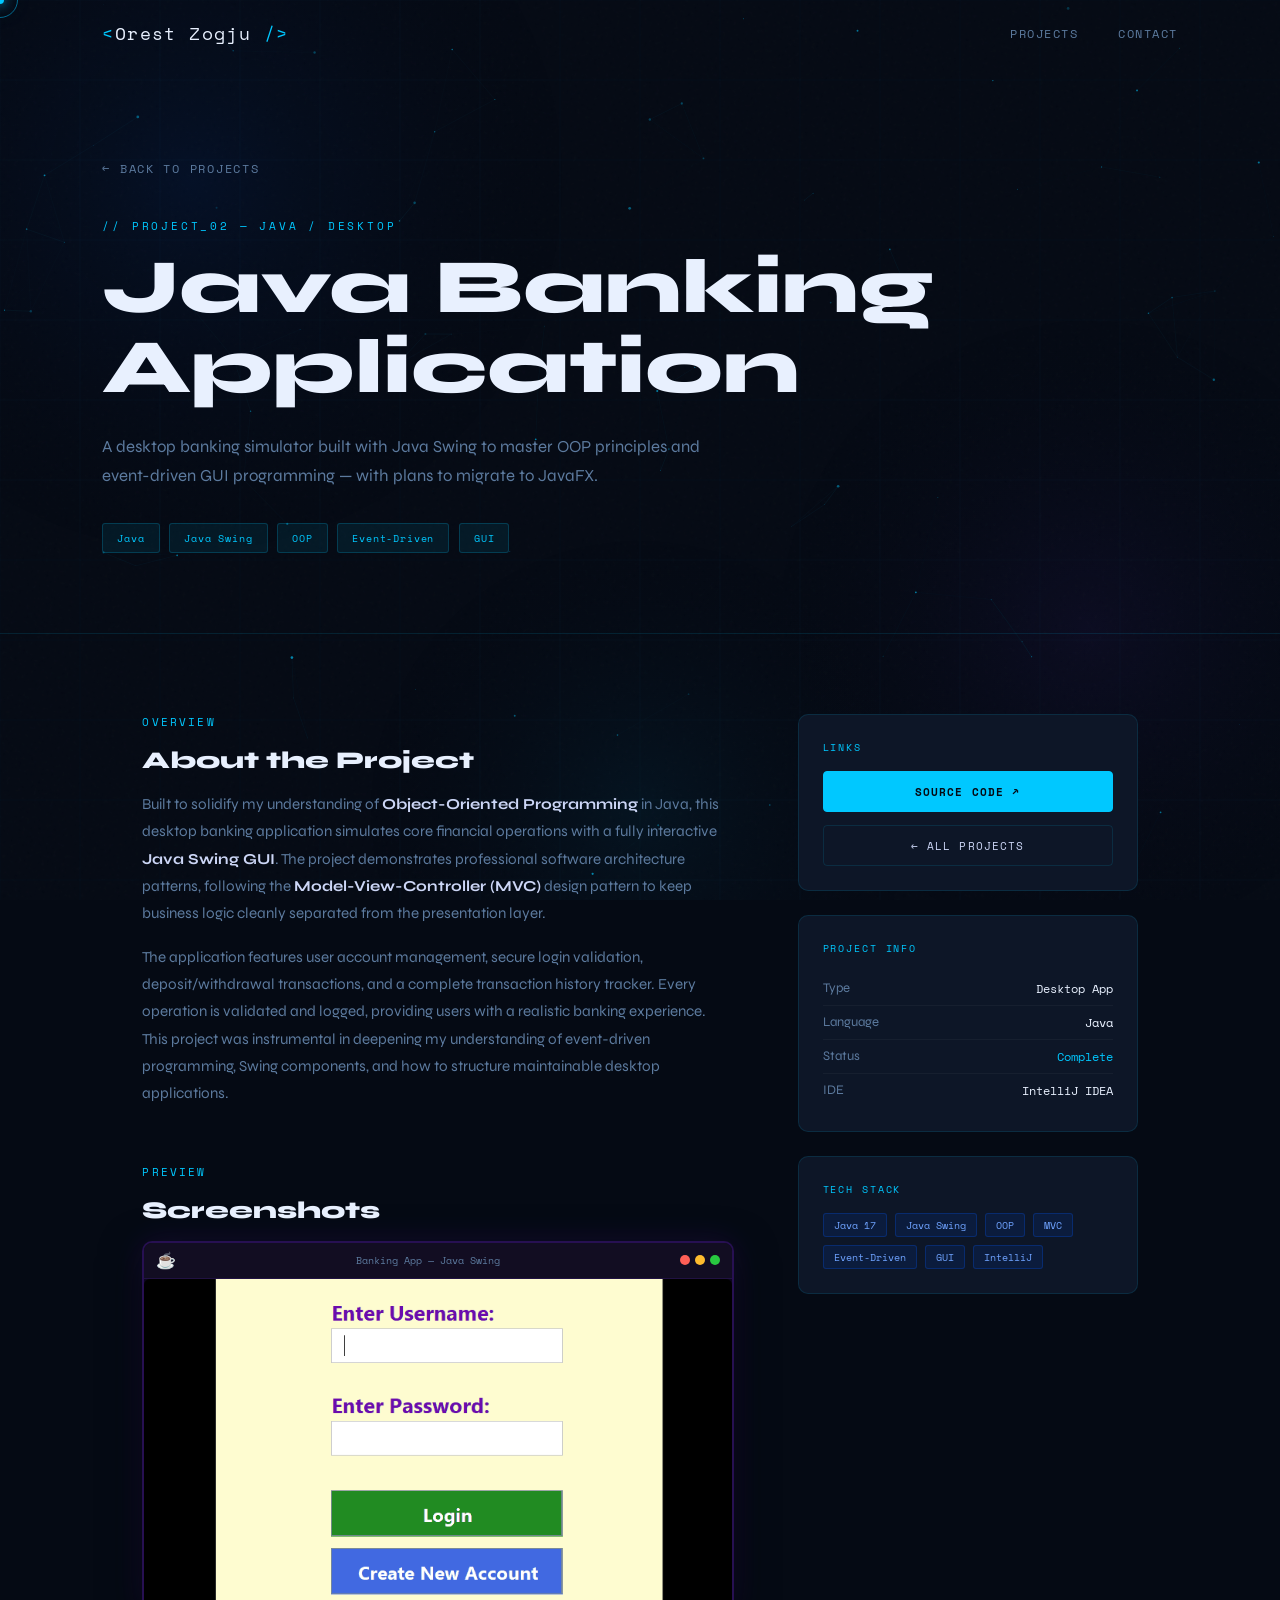
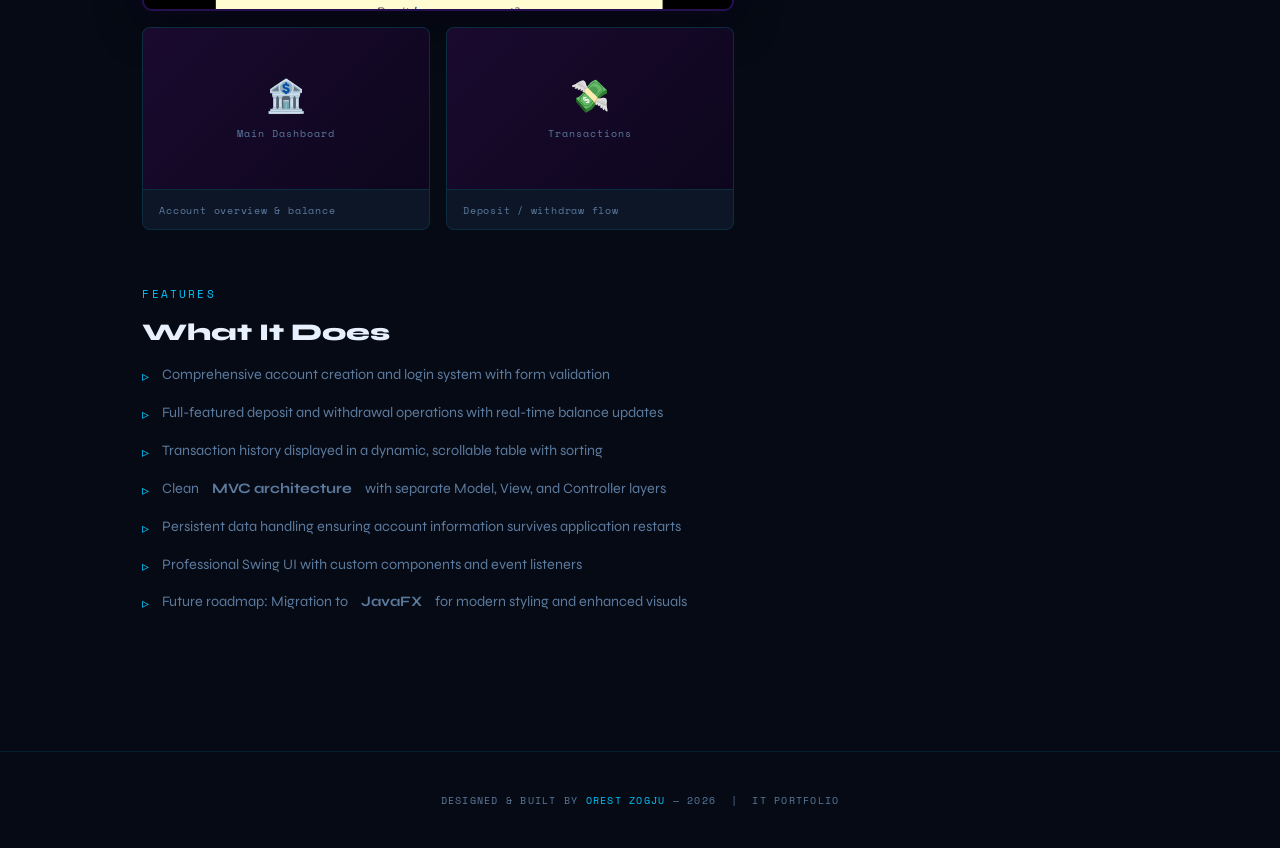
<file: project-banking-app.html>
<!DOCTYPE html>
<html lang="en">
<head>
  <meta charset="UTF-8" />
  <meta name="viewport" content="width=device-width, initial-scale=1.0"/>
  <title>Java Banking App — Orest Zogju</title>
  <link rel="preconnect" href="https://fonts.googleapis.com">
  <link href="https://fonts.googleapis.com/css2?family=Space+Mono:ital,wght@0,400;0,700;1,400&family=Syne:wght@400;600;700;800&display=swap" rel="stylesheet">
  <link rel="stylesheet" href="styles.css">
  <style>
    .project-hero {
      min-height: 60vh; display: flex; flex-direction: column; justify-content: center;
      padding: 160px 8vw 80px; position: relative; z-index: 2; border-bottom: 1px solid var(--border);
    }
    .back-link {
      font-family: 'Space Mono', monospace; font-size: .72rem; letter-spacing: .15em;
      text-transform: uppercase; color: var(--muted); text-decoration: none;
      display: inline-flex; align-items: center; gap: .5rem; margin-bottom: 2.5rem;
      transition: color .2s, gap .2s;
    }
    .back-link:hover { color: var(--accent); gap: .8rem; }
    .project-hero-label { font-family: 'Space Mono', monospace; font-size: .7rem; letter-spacing: .25em; text-transform: uppercase; color: var(--accent); margin-bottom: .8rem; }
    .project-hero-title { font-size: clamp(2.5rem, 6vw, 5rem); font-weight: 800; color: var(--white); line-height: 1.05; margin-bottom: 1.5rem; }
    .project-hero-subtitle { font-size: 1.05rem; color: var(--muted); max-width: 640px; line-height: 1.75; margin-bottom: 2rem; }
    .project-hero-tags { display: flex; flex-wrap: wrap; gap: .6rem; }
    .hero-tag { font-family: 'Space Mono', monospace; font-size: .65rem; padding: 6px 14px; border-radius: 3px; background: rgba(0,200,255,.08); border: 1px solid rgba(0,200,255,.2); color: var(--accent); letter-spacing: .08em; }
    .project-body { position: relative; z-index: 2; padding: 80px 8vw; max-width: 1200px; margin: 0 auto; }
    .project-layout { display: grid; grid-template-columns: 1fr 340px; gap: 4rem; align-items: start; }
    .project-main { position: relative; z-index: 3; }
    .content-section { margin-bottom: 3.5rem; }
    .content-label { font-family: 'Space Mono', monospace; font-size: .68rem; letter-spacing: .2em; text-transform: uppercase; color: var(--accent); margin-bottom: 1rem; }
    .content-heading { font-size: 1.5rem; font-weight: 800; color: var(--white); margin-bottom: 1rem; }
    .content-text { font-size: .95rem; line-height: 1.8; color: var(--muted); }
    .content-text + .content-text { margin-top: 1rem; }
    .content-text strong { color: var(--text); }
    .feature-list { list-style: none; display: flex; flex-direction: column; gap: .8rem; margin-top: 1rem; }
    .feature-list li { font-size: .9rem; color: var(--muted); display: flex; gap: .8rem; align-items: flex-start; line-height: 1.6; }
    .feature-list li::before { content: '▹'; color: var(--accent); flex-shrink: 0; margin-top: 2px; }
    .screenshot-grid { display: grid; grid-template-columns: 1fr 1fr; gap: 1rem; margin-top: 1.5rem; }
    .screenshot-card { background: var(--surface); border: 1px solid var(--border); border-radius: 8px; overflow: hidden; transition: border-color .3s, transform .3s; }
    .screenshot-card:hover { border-color: var(--accent); transform: translateY(-4px); }
    .screenshot-placeholder { aspect-ratio: 16/9; background: linear-gradient(135deg, #1a0a2e, #0d061e); display: flex; flex-direction: column; align-items: center; justify-content: center; gap: .6rem; }
    .screenshot-placeholder span { font-family: 'Space Mono', monospace; font-size: .6rem; letter-spacing: .1em; color: var(--muted); }
    .screenshot-placeholder-icon { font-size: 2rem; }
    .screenshot-caption { font-family: 'Space Mono', monospace; font-size: .6rem; letter-spacing: .08em; color: var(--muted); padding: .8rem 1rem; border-top: 1px solid var(--border); }
    .project-sidebar { display: flex; flex-direction: column; gap: 1.5rem; }
    .sidebar-card { background: var(--surface); border: 1px solid var(--border); border-radius: 10px; padding: 1.5rem; transition: border-color .3s; }
    .sidebar-card:hover { border-color: rgba(0,200,255,.3); }
    .sidebar-title { font-family: 'Space Mono', monospace; font-size: .65rem; letter-spacing: .18em; text-transform: uppercase; color: var(--accent); margin-bottom: 1rem; }
    .sidebar-stat { display: flex; justify-content: space-between; align-items: center; padding: .5rem 0; border-bottom: 1px solid rgba(255,255,255,.04); font-size: .82rem; }
    .sidebar-stat:last-child { border-bottom: none; }
    .sidebar-stat-label { color: var(--muted); }
    .sidebar-stat-value { color: var(--white); font-family: 'Space Mono', monospace; font-size: .72rem; }
    .sidebar-tags { display: flex; flex-wrap: wrap; gap: .5rem; }
    .sidebar-tag { font-family: 'Space Mono', monospace; font-size: .6rem; padding: 4px 10px; border-radius: 3px; background: rgba(0,87,255,.1); border: 1px solid rgba(0,87,255,.25); color: #6fa3ff; }
    .sidebar-actions { display: flex; flex-direction: column; gap: .8rem; }
    .sidebar-btn { display: block; text-align: center; padding: 11px; border-radius: 4px; font-family: 'Space Mono', monospace; font-size: .7rem; letter-spacing: .1em; text-transform: uppercase; text-decoration: none; transition: all .25s; }
    .sidebar-btn-primary { background: var(--accent); color: var(--bg); font-weight: 700; border: 1.5px solid var(--accent); }
    .sidebar-btn-primary:hover { background: transparent; color: var(--accent); }
    .sidebar-btn-ghost { background: transparent; color: var(--text); border: 1.5px solid var(--border); }
    .sidebar-btn-ghost:hover { border-color: var(--accent); color: var(--accent); }
    @media (max-width: 900px) {
      .project-layout { grid-template-columns: 1fr; }
      .screenshot-grid { grid-template-columns: 1fr; }
      .project-hero { padding: 130px 6vw 60px; }
      .project-body { padding: 60px 6vw; }
    }
    .detail-browser-frame {
      border-radius: 10px;
      overflow: hidden;
      border: 2px solid rgba(123,47,255,.3);
      background: #0b0718;
      box-shadow: 0 12px 40px rgba(0,0,0,.6), 0 0 30px rgba(123,47,255,.15), inset 0 0 30px rgba(123,47,255,.05);
      margin-top: 1rem;
      transition: all .3s ease;
    }
    .detail-browser-bar { height:36px; background:#0f1624; border-bottom:1px solid rgba(255,255,255,.06); display:flex; align-items:center; padding:0 12px; gap:10px; }
    .detail-browser-dots { display:flex; gap:5px; }
    .detail-browser-url { flex:1; background:rgba(255,255,255,.05); border:1px solid rgba(255,255,255,.07); border-radius:4px; padding:4px 12px; font-family:'Space Mono',monospace; font-size:.6rem; color:var(--muted); display:flex; align-items:center; gap:6px; }
    .detail-gif-wrap { width:100%; aspect-ratio:16/9; overflow:hidden; border-radius:6px; }
    .detail-gif { width:100%; height:100%; object-fit:cover; display:block; transition:transform .4s ease; }
    .detail-browser-frame:hover .detail-gif { transform:scale(1.02); }
    .detail-browser-frame:hover { border-color:rgba(123,47,255,.5); box-shadow:0 20px 60px rgba(123,47,255,.2), 0 0 30px rgba(123,47,255,.3), inset 0 0 30px rgba(123,47,255,.1); }
    .bdot { width:10px; height:10px; border-radius:50%; display:inline-block; }
    .bdot--red { background:#ff5f57; } .bdot--yellow { background:#febc2e; } .bdot--green { background:#28c840; }
  </style>
</head>
<body>
  <div class="cursor" id="cursor">
    <div class="cursor-ring" id="cursor-ring"></div>
    <div class="cursor-dot"  id="cursor-dot"></div>
  </div>
  <canvas id="bg-canvas"></canvas>

  <nav id="navbar">
    <a href="index.html" class="nav-logo">&lt;<span>Orest Zogju</span> /&gt;</a>
    <ul class="nav-links">
      <li><a href="index.html#projects">Projects</a></li>
      <li><a href="index.html#contact">Contact</a></li>
    </ul>
  </nav>

  <main>
    <div class="project-hero">
      <a href="index.html#projects" class="back-link">← Back to Projects</a>
      <p class="project-hero-label">// Project_02 — Java / Desktop</p>
      <h1 class="project-hero-title">Java Banking<br>Application</h1>
      <p class="project-hero-subtitle">
        A desktop banking simulator built with Java Swing to master OOP principles
        and event-driven GUI programming — with plans to migrate to JavaFX.
      </p>
      <div class="project-hero-tags">
        <span class="hero-tag">Java</span>
        <span class="hero-tag">Java Swing</span>
        <span class="hero-tag">OOP</span>
        <span class="hero-tag">Event-Driven</span>
        <span class="hero-tag">GUI</span>
      </div>
    </div>

    <div class="project-body">
      <div class="project-layout">
        <div class="project-main">

          <div class="content-section reveal">
            <p class="content-label">Overview</p>
            <h2 class="content-heading">About the Project</h2>
            <p class="content-text">
              Built to solidify my understanding of <strong>Object-Oriented Programming</strong>
              in Java, this desktop banking application simulates core financial operations with a fully
              interactive <strong>Java Swing GUI</strong>. The project demonstrates professional software architecture patterns,
              following the <strong>Model-View-Controller (MVC)</strong> design pattern to keep business logic
              cleanly separated from the presentation layer.
            </p>
            <p class="content-text">
              The application features user account management, secure login validation, deposit/withdrawal transactions,
              and a complete transaction history tracker. Every operation is validated and logged, providing
              users with a realistic banking experience. This project was instrumental in deepening my
              understanding of event-driven programming, Swing components, and how to structure maintainable
              desktop applications.
            </p>
          </div>

          <div class="content-section reveal reveal-delay-1">
            <p class="content-label">Preview</p>
            <h2 class="content-heading">Screenshots</h2>

            <!-- Desktop-app style frame (darker, purple tint to match Java/Swing) -->
            <div class="detail-browser-frame" style="border-color:rgba(123,47,255,.25);background:#0b0718;">
              <div class="detail-browser-bar" style="background:#120d22;border-color:rgba(123,47,255,.15);justify-content:space-between;">
                <span style="font-size:1rem;">☕</span>
                <span style="font-family:'Space Mono',monospace;font-size:.6rem;color:var(--muted);">Banking App — Java Swing</span>
                <div class="detail-browser-dots">
                  <span class="bdot bdot--red"></span>
                  <span class="bdot bdot--yellow"></span>
                  <span class="bdot bdot--green"></span>
                </div>
              </div>
              <div class="detail-gif-wrap">
                <img src="UpdateV2.1.gif"
                     alt="Java Banking App — full walkthrough"
                     class="detail-gif">
              </div>
            </div>

            <div class="screenshot-grid" style="margin-top:1rem;">
              <div class="screenshot-card">
                <div class="screenshot-placeholder" style="background:linear-gradient(135deg,#1a0a2e,#0d061e)">
                  <div class="screenshot-placeholder-icon">🏦</div>
                  <span>Main Dashboard</span>
                </div>
                <div class="screenshot-caption">Account overview & balance</div>
              </div>
              <div class="screenshot-card">
                <div class="screenshot-placeholder" style="background:linear-gradient(135deg,#1a0a2e,#0d061e)">
                  <div class="screenshot-placeholder-icon">💸</div>
                  <span>Transactions</span>
                </div>
                <div class="screenshot-caption">Deposit / withdraw flow</div>
              </div>
            </div>
          </div>

          <div class="content-section reveal reveal-delay-2">
            <p class="content-label">Features</p>
            <h2 class="content-heading">What It Does</h2>
            <ul class="feature-list">
              <li>Comprehensive account creation and login system with form validation</li>
              <li>Full-featured deposit and withdrawal operations with real-time balance updates</li>
              <li>Transaction history displayed in a dynamic, scrollable table with sorting</li>
              <li>Clean <strong>MVC architecture</strong> with separate Model, View, and Controller layers</li>
              <li>Persistent data handling ensuring account information survives application restarts</li>
              <li>Professional Swing UI with custom components and event listeners</li>
              <li>Future roadmap: Migration to <strong>JavaFX</strong> for modern styling and enhanced visuals</li>
            </ul>
          </div>

        </div>

        <aside class="project-sidebar">
          <div class="sidebar-card reveal">
            <div class="sidebar-title">Links</div>
            <div class="sidebar-actions">
              <a href="https://github.com/Orest-Z/Banking-App-Using-Java-Swing" target="_blank" class="sidebar-btn sidebar-btn-primary">Source Code ↗</a>
              <a href="index.html#projects" class="sidebar-btn sidebar-btn-ghost">← All Projects</a>
            </div>
          </div>
          <div class="sidebar-card reveal reveal-delay-1">
            <div class="sidebar-title">Project Info</div>
            <div class="sidebar-stat"><span class="sidebar-stat-label">Type</span><span class="sidebar-stat-value">Desktop App</span></div>
            <div class="sidebar-stat"><span class="sidebar-stat-label">Language</span><span class="sidebar-stat-value">Java</span></div>
            <div class="sidebar-stat"><span class="sidebar-stat-label">Status</span><span class="sidebar-stat-value" style="color:var(--accent)">Complete</span></div>
            <div class="sidebar-stat"><span class="sidebar-stat-label">IDE</span><span class="sidebar-stat-value">IntelliJ IDEA</span></div>
          </div>
          <div class="sidebar-card reveal reveal-delay-2">
            <div class="sidebar-title">Tech Stack</div>
            <div class="sidebar-tags">
              <span class="sidebar-tag">Java 17</span>
              <span class="sidebar-tag">Java Swing</span>
              <span class="sidebar-tag">OOP</span>
              <span class="sidebar-tag">MVC</span>
              <span class="sidebar-tag">Event-Driven</span>
              <span class="sidebar-tag">GUI</span>
              <span class="sidebar-tag">IntelliJ</span>
            </div>
          </div>
        </aside>
      </div>
    </div>
  </main>

  <footer>
    <p>Designed &amp; built by <span>Orest Zogju</span> — 2026 &nbsp;|&nbsp; IT Portfolio</p>
  </footer>
  <script src="main.js" defer></script>
</body>
</html>
</file>
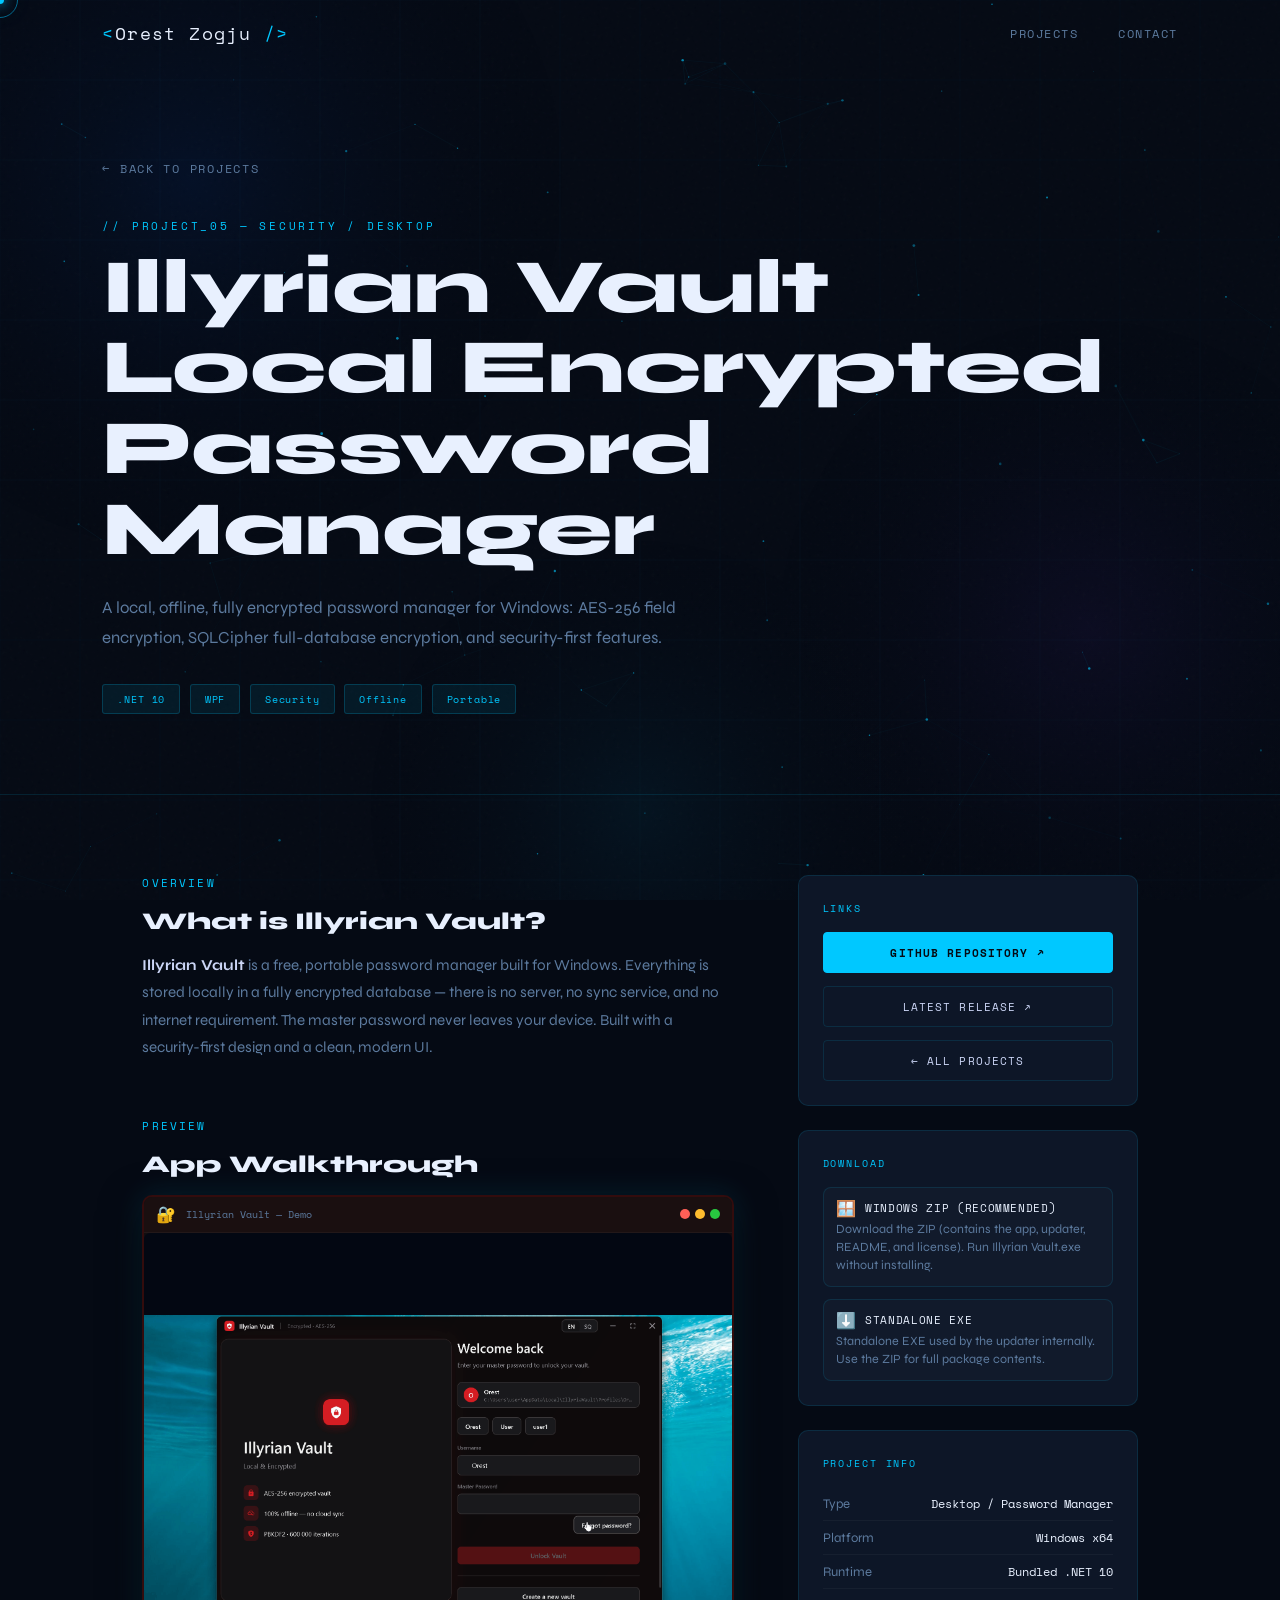
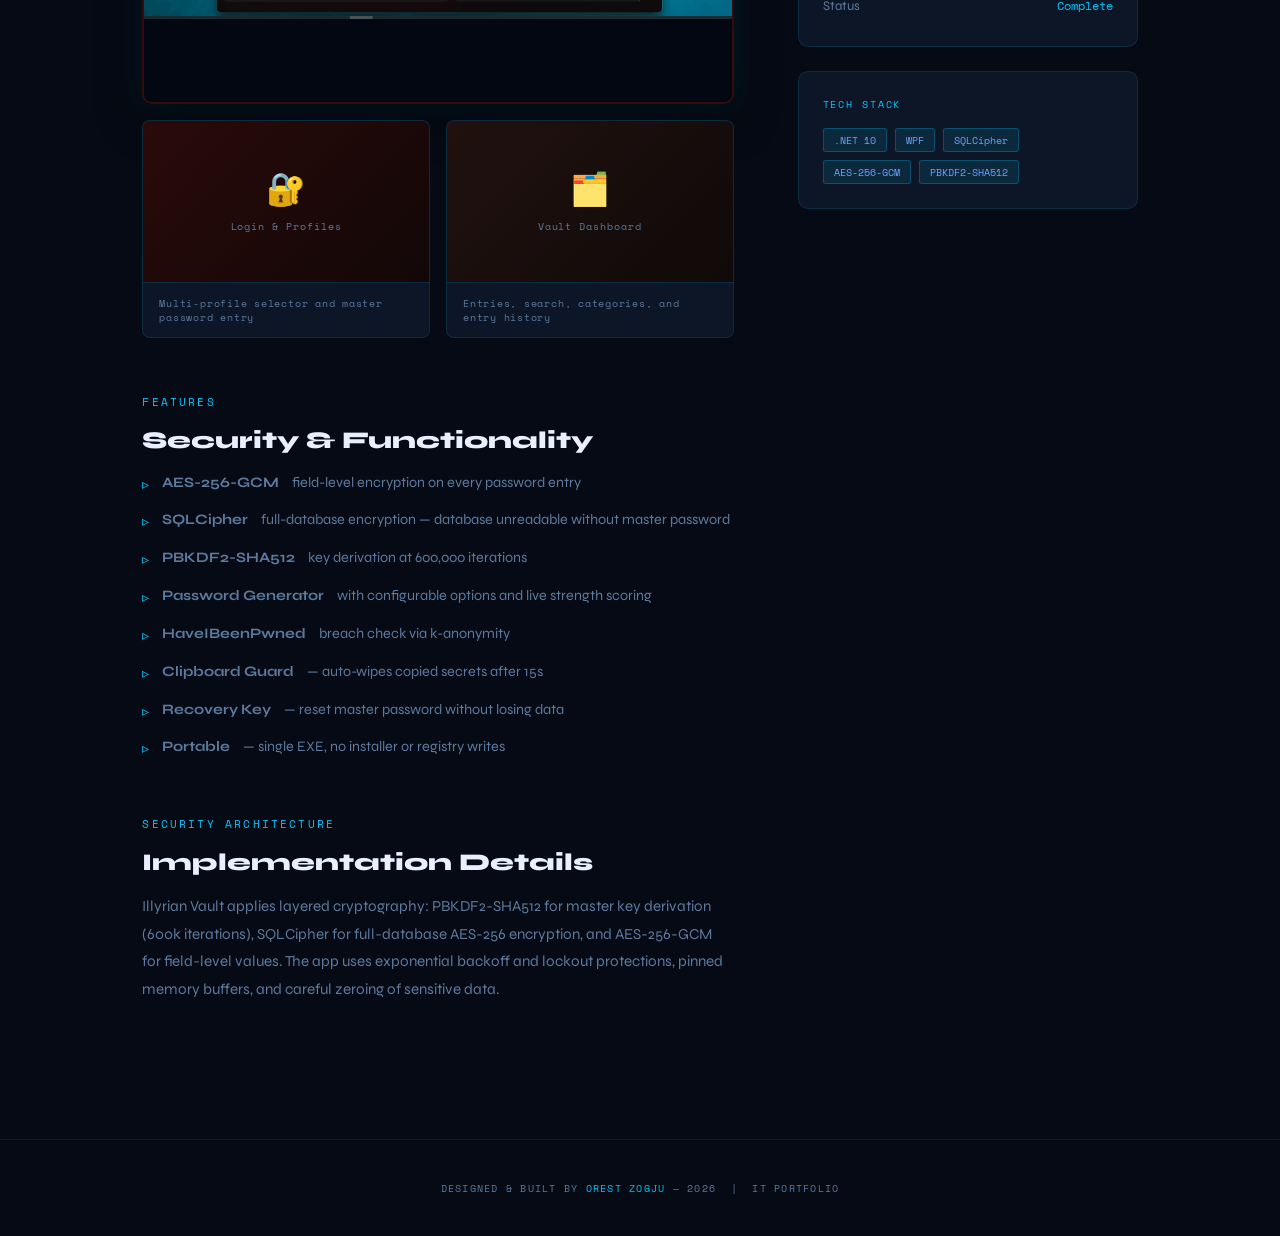
<file: projects/illyrian-vault.html>
<!DOCTYPE html>
<html lang="en">
<head>
  <meta charset="UTF-8" />
  <meta name="viewport" content="width=device-width, initial-scale=1.0"/>
  <title>Illyrian Vault — Local Password Manager | Orest Zogju</title>
  <link rel="preconnect" href="https://fonts.googleapis.com">
  <link href="https://fonts.googleapis.com/css2?family=Space+Mono:ital,wght@0,400;0,700;1,400&family=Syne:wght@400;600;700;800&display=swap" rel="stylesheet">
  <link rel="stylesheet" href="../styles.css">
  <style>
    .project-hero {
      min-height: 60vh; display: flex; flex-direction: column; justify-content: center;
      padding: 160px 8vw 80px; position: relative; z-index: 2; border-bottom: 1px solid var(--border);
    }
    .back-link {
      font-family: 'Space Mono', monospace; font-size: .72rem; letter-spacing: .15em;
      text-transform: uppercase; color: var(--muted); text-decoration: none;
      display: inline-flex; align-items: center; gap: .5rem; margin-bottom: 2.5rem;
      transition: color .2s, gap .2s;
    }
    .back-link:hover { color: var(--accent); gap: .8rem; }
    .project-hero-label { font-family: 'Space Mono', monospace; font-size: .7rem; letter-spacing: .25em; text-transform: uppercase; color: var(--accent); margin-bottom: .8rem; }
    .project-hero-title { font-size: clamp(2.5rem, 6vw, 5rem); font-weight: 800; color: var(--white); line-height: 1.05; margin-bottom: 1.5rem; }
    .project-hero-subtitle { font-size: 1.05rem; color: var(--muted); max-width: 640px; line-height: 1.75; margin-bottom: 2rem; }
    .project-hero-tags { display: flex; flex-wrap: wrap; gap: .6rem; }
    .hero-tag { font-family: 'Space Mono', monospace; font-size: .65rem; padding: 6px 14px; border-radius: 3px; background: rgba(0,200,255,.08); border: 1px solid rgba(0,200,255,.2); color: var(--accent); letter-spacing: .08em; }
    .project-body { position: relative; z-index: 2; padding: 80px 8vw; max-width: 1200px; margin: 0 auto; }
    .project-layout { display: grid; grid-template-columns: 1fr 340px; gap: 4rem; align-items: start; }
    .project-main { position: relative; z-index: 3; }
    .content-section { margin-bottom: 3.5rem; }
    .content-label { font-family: 'Space Mono', monospace; font-size: .68rem; letter-spacing: .2em; text-transform: uppercase; color: var(--accent); margin-bottom: 1rem; }
    .content-heading { font-size: 1.5rem; font-weight: 800; color: var(--white); margin-bottom: 1rem; }
    .content-text { font-size: .95rem; line-height: 1.8; color: var(--muted); }
    .content-text + .content-text { margin-top: 1rem; }
    .content-text strong { color: var(--text); }
    .feature-list { list-style: none; display: flex; flex-direction: column; gap: .8rem; margin-top: 1rem; }
    .feature-list li { font-size: .9rem; color: var(--muted); display: flex; gap: .8rem; align-items: flex-start; line-height: 1.6; }
    .feature-list li::before { content: '▹'; color: var(--accent); flex-shrink: 0; margin-top: 2px; }
    .screenshot-grid { display: grid; grid-template-columns: 1fr 1fr; gap: 1rem; margin-top: 1.5rem; }
    .screenshot-card { background: var(--surface); border: 1px solid var(--border); border-radius: 8px; overflow: hidden; transition: border-color .3s, transform .3s; }
    .screenshot-card:hover { border-color: var(--accent); transform: translateY(-4px); }
    .screenshot-placeholder { aspect-ratio: 16/9; background: linear-gradient(135deg, #1a0a2e, #0d061e); display: flex; flex-direction: column; align-items: center; justify-content: center; gap: .6rem; }
    .screenshot-placeholder span { font-family: 'Space Mono', monospace; font-size: .6rem; letter-spacing: .1em; color: var(--muted); }
    .screenshot-placeholder-icon { font-size: 2rem; }
    .screenshot-caption { font-family: 'Space Mono', monospace; font-size: .6rem; letter-spacing: .08em; color: var(--muted); padding: .8rem 1rem; border-top: 1px solid var(--border); }
    .project-sidebar { display: flex; flex-direction: column; gap: 1.5rem; }
    .sidebar-card { background: var(--surface); border: 1px solid var(--border); border-radius: 10px; padding: 1.5rem; transition: border-color .3s; }
    .sidebar-card:hover { border-color: rgba(0,200,255,.3); }
    .sidebar-title { font-family: 'Space Mono', monospace; font-size: .65rem; letter-spacing: .18em; text-transform: uppercase; color: var(--accent); margin-bottom: 1rem; }
    .sidebar-stat { display: flex; justify-content: space-between; align-items: center; padding: .5rem 0; border-bottom: 1px solid rgba(255,255,255,.04); font-size: .82rem; }
    .sidebar-stat:last-child { border-bottom: none; }
    .sidebar-stat-label { color: var(--muted); }
    .sidebar-stat-value { color: var(--white); font-family: 'Space Mono', monospace; font-size: .72rem; }
    .sidebar-tags { display: flex; flex-wrap: wrap; gap: .5rem; }
    .sidebar-tag { font-family: 'Space Mono', monospace; font-size: .6rem; padding: 4px 10px; border-radius: 3px; background: rgba(0,200,255,.1); border: 1px solid rgba(0,200,255,.25); color: #6fa3ff; }
    .sidebar-actions { display: flex; flex-direction: column; gap: .8rem; }
    .sidebar-btn { display: block; text-align: center; padding: 11px; border-radius: 4px; font-family: 'Space Mono', monospace; font-size: .7rem; letter-spacing: .1em; text-transform: uppercase; text-decoration: none; transition: all .25s; }
    .sidebar-btn-primary { background: var(--accent); color: var(--bg); font-weight: 700; border: 1.5px solid var(--accent); }
    .sidebar-btn-primary:hover { background: transparent; color: var(--accent); }
    .sidebar-btn-ghost { background: transparent; color: var(--text); border: 1.5px solid var(--border); }
    .sidebar-btn-ghost:hover { border-color: var(--accent); color: var(--accent); }
    .download-list { display: flex; flex-direction: column; gap: .75rem; }
    .download-item {
      text-decoration: none;
      border: 1px solid var(--border);
      background: rgba(255,255,255,.02);
      border-radius: 8px;
      padding: .75rem .8rem;
      transition: border-color .25s, transform .25s, background .25s;
      display: block;
    }
    .download-item:hover {
      border-color: rgba(0,200,255,.45);
      background: rgba(0,200,255,.06);
      transform: translateY(-2px);
    }
    .download-item-head {
      display: flex;
      align-items: center;
      gap: .5rem;
      margin-bottom: .25rem;
      color: var(--white);
      font-family: 'Space Mono', monospace;
      font-size: .68rem;
      letter-spacing: .06em;
      text-transform: uppercase;
    }
    .download-item-icon { font-size: 1rem; line-height: 1; }
    .download-item-desc {
      color: var(--muted);
      font-size: .78rem;
      line-height: 1.45;
    }
    @media (max-width: 900px) {
      .project-layout { grid-template-columns: 1fr; }
      .screenshot-grid { grid-template-columns: 1fr; }
      .project-hero { padding: 130px 6vw 60px; }
      .project-body { padding: 60px 6vw; }
    }
    .detail-browser-frame {
      border-radius: 10px;
      overflow: hidden;
      border: 2px solid rgba(0,200,255,.3);
      background: #0b0718;
      box-shadow: 0 12px 40px rgba(0,0,0,.6), 0 0 30px rgba(0,200,255,.15), inset 0 0 30px rgba(0,200,255,.05);
      margin-top: 1rem;
      width: min(100%, 760px);
      transition: all .3s ease;
    }
    .detail-browser-bar { height:36px; background:#0f1624; border-bottom:1px solid rgba(255,255,255,.06); display:flex; align-items:center; padding:0 12px; gap:10px; justify-content: space-between; }
    .detail-browser-dots { display:flex; gap:5px; }
    .detail-browser-url { flex:1; background:rgba(255,255,255,.05); border:1px solid rgba(255,255,255,.07); border-radius:4px; padding:4px 12px; font-family:'Space Mono',monospace; font-size:.6rem; color:var(--muted); display:flex; align-items:center; gap:6px; }
    .detail-video-wrap { width:100%; aspect-ratio:5/4; overflow:hidden; border-radius:6px; position: relative; background:#030712; }
    .detail-video { width:100%; height:100%; object-fit:contain; object-position:center; display:block; transition:filter .3s ease; }
    .detail-browser-frame:hover .detail-video { filter:brightness(1.03); }
    .detail-browser-frame:hover { border-color:rgba(0,200,255,.5); box-shadow:0 20px 60px rgba(0,200,255,.2), 0 0 30px rgba(0,200,255,.3), inset 0 0 30px rgba(0,200,255,.1); }
    .bdot { width:10px; height:10px; border-radius:50%; display:inline-block; }
    .bdot--red { background:#ff5f57; } .bdot--yellow { background:#febc2e; } .bdot--green { background:#28c840; }
    
    /* Audio control styling */
    .video-controls {
      position: absolute;
      bottom: 12px;
      right: 12px;
      background: rgba(0, 0, 0, 0.8);
      border: 1px solid rgba(0, 200, 255, 0.3);
      border-radius: 6px;
      padding: 8px 12px;
      display: flex;
      align-items: center;
      gap: 8px;
      z-index: 10;
      cursor: pointer;
      transition: all 0.3s ease;
    }
    .video-controls:hover {
      background: rgba(0, 0, 0, 0.95);
      border-color: rgba(0, 200, 255, 0.6);
    }
    .audio-icon {
      font-size: 1.2rem;
      color: var(--accent);
    }
    .audio-label {
      font-family: 'Space Mono', monospace;
      font-size: 0.65rem;
      color: var(--text);
      text-transform: uppercase;
      letter-spacing: 0.1em;
    }
  </style>
</head>
<body>
  <div class="cursor" id="cursor">
    <div class="cursor-ring" id="cursor-ring"></div>
    <div class="cursor-dot"  id="cursor-dot"></div>
  </div>
  <canvas id="bg-canvas"></canvas>

  <nav id="navbar">
    <a href="../index.html" class="nav-logo">&lt;<span>Orest Zogju</span> /&gt;</a>
    <ul class="nav-links">
      <li><a href="../index.html#projects">Projects</a></li>
      <li><a href="../index.html#contact">Contact</a></li>
    </ul>
  </nav>

  <main>
    <div class="project-hero">
      <a href="../index.html#projects" class="back-link">← Back to Projects</a>
      <p class="project-hero-label">// Project_05 — Security / Desktop</p>
      <h1 class="project-hero-title">Illyrian Vault<br>Local Encrypted Password Manager</h1>
      <p class="project-hero-subtitle">
        A local, offline, fully encrypted password manager for Windows: AES-256 field encryption, SQLCipher full-database encryption, and security-first features.
      </p>
      <div class="project-hero-tags">
        <span class="hero-tag">.NET 10</span>
        <span class="hero-tag">WPF</span>
        <span class="hero-tag">Security</span>
        <span class="hero-tag">Offline</span>
        <span class="hero-tag">Portable</span>
      </div>
    </div>

    <div class="project-body">
      <div class="project-layout">
        <div class="project-main">

          <div class="content-section reveal">
            <p class="content-label">Overview</p>
            <h2 class="content-heading">What is Illyrian Vault?</h2>
            <p class="content-text">
              <strong>Illyrian Vault</strong> is a free, portable password manager built for Windows. Everything is stored locally in a fully encrypted database — there is no server, no sync service, and no internet requirement. The master password never leaves your device. Built with a security-first design and a clean, modern UI.
            </p>
          </div>

          <div class="content-section reveal reveal-delay-1">
            <p class="content-label">Preview</p>
            <h2 class="content-heading">App Walkthrough</h2>

            <div class="detail-browser-frame" style="border-color:rgba(200,20,20,.18);background:#120b0c;">
              <div class="detail-browser-bar" style="background:#1a0f10;border-bottom:1px solid rgba(255,255,255,.04);">
                <div style="display:flex;align-items:center;gap:10px;">
                  <span style="font-size:1rem;">🔐</span>
                  <span style="font-family:'Space Mono',monospace;font-size:.6rem;color:var(--muted);">Illyrian Vault — Demo</span>
                </div>
                <div class="detail-browser-dots">
                  <span class="bdot bdot--red"></span>
                  <span class="bdot bdot--yellow"></span>
                  <span class="bdot bdot--green"></span>
                </div>
              </div>
              <div class="detail-video-wrap">
                <img src="../images/IlllyrianVault.gif" alt="Illyrian Vault demo" class="detail-video"/>
              </div>
            </div>

            <div class="screenshot-grid" style="margin-top:1rem;">
              <div class="screenshot-card">
                <div class="screenshot-placeholder" style="background:linear-gradient(135deg,#2a0a0a,#120707)">
                  <div class="screenshot-placeholder-icon">🔐</div>
                  <span>Login & Profiles</span>
                </div>
                <div class="screenshot-caption">Multi-profile selector and master password entry</div>
              </div>
              <div class="screenshot-card">
                <div class="screenshot-placeholder" style="background:linear-gradient(135deg,#21110f,#0f0a09)">
                  <div class="screenshot-placeholder-icon">🗂️</div>
                  <span>Vault Dashboard</span>
                </div>
                <div class="screenshot-caption">Entries, search, categories, and entry history</div>
              </div>
            </div>
          </div>

          <div class="content-section reveal reveal-delay-2">
            <p class="content-label">Features</p>
            <h2 class="content-heading">Security & Functionality</h2>
            <ul class="feature-list">
              <li><strong>AES-256-GCM</strong> field-level encryption on every password entry</li>
              <li><strong>SQLCipher</strong> full-database encryption — database unreadable without master password</li>
              <li><strong>PBKDF2-SHA512</strong> key derivation at 600,000 iterations</li>
              <li><strong>Password Generator</strong> with configurable options and live strength scoring</li>
              <li><strong>HaveIBeenPwned</strong> breach check via k-anonymity</li>
              <li><strong>Clipboard Guard</strong> — auto-wipes copied secrets after 15s</li>
              <li><strong>Recovery Key</strong> — reset master password without losing data</li>
              <li><strong>Portable</strong> — single EXE, no installer or registry writes</li>
            </ul>
          </div>

          <div class="content-section reveal reveal-delay-3">
            <p class="content-label">Security Architecture</p>
            <h2 class="content-heading">Implementation Details</h2>
            <p class="content-text">
              Illyrian Vault applies layered cryptography: PBKDF2-SHA512 for master key derivation (600k iterations), SQLCipher for full-database AES-256 encryption, and AES-256-GCM for field-level values. The app uses exponential backoff and lockout protections, pinned memory buffers, and careful zeroing of sensitive data.
            </p>
          </div>

        </div>

        <aside class="project-sidebar">
          <div class="sidebar-card reveal">
            <div class="sidebar-title">Links</div>
            <div class="sidebar-actions">
              <a href="https://github.com/Orest-Z/Illyrian-Vault" target="_blank" class="sidebar-btn sidebar-btn-primary">GitHub Repository ↗</a>
              <a href="https://github.com/Orest-Z/Illyrian-Vault/releases/latest" target="_blank" class="sidebar-btn sidebar-btn-ghost">Latest Release ↗</a>
              <a href="../index.html#projects" class="sidebar-btn sidebar-btn-ghost">← All Projects</a>
            </div>
          </div>

          <div class="sidebar-card reveal reveal-delay-1">
            <div class="sidebar-title">Download</div>
            <div class="download-list">
              <a href="https://github.com/Orest-Z/Illyrian-Vault/releases/latest" target="_blank" class="download-item">
                <div class="download-item-head">
                  <span class="download-item-icon">🪟</span>
                  <span>Windows ZIP (Recommended)</span>
                </div>
                <div class="download-item-desc">Download the ZIP (contains the app, updater, README, and license). Run Illyrian Vault.exe without installing.</div>
              </a>
              <a href="https://github.com/Orest-Z/Illyrian-Vault/releases/latest" target="_blank" class="download-item">
                <div class="download-item-head">
                  <span class="download-item-icon">⬇️</span>
                  <span>Standalone EXE</span>
                </div>
                <div class="download-item-desc">Standalone EXE used by the updater internally. Use the ZIP for full package contents.</div>
              </a>
            </div>
          </div>

          <div class="sidebar-card reveal reveal-delay-2">
            <div class="sidebar-title">Project Info</div>
            <div class="sidebar-stat"><span class="sidebar-stat-label">Type</span><span class="sidebar-stat-value">Desktop / Password Manager</span></div>
            <div class="sidebar-stat"><span class="sidebar-stat-label">Platform</span><span class="sidebar-stat-value">Windows x64</span></div>
            <div class="sidebar-stat"><span class="sidebar-stat-label">Runtime</span><span class="sidebar-stat-value">Bundled .NET 10</span></div>
            <div class="sidebar-stat"><span class="sidebar-stat-label">Status</span><span class="sidebar-stat-value" style="color:var(--accent)">Complete</span></div>
          </div>

          <div class="sidebar-card reveal reveal-delay-3">
            <div class="sidebar-title">Tech Stack</div>
            <div class="sidebar-tags">
              <span class="sidebar-tag">.NET 10</span>
              <span class="sidebar-tag">WPF</span>
              <span class="sidebar-tag">SQLCipher</span>
              <span class="sidebar-tag">AES-256-GCM</span>
              <span class="sidebar-tag">PBKDF2-SHA512</span>
            </div>
          </div>
        </aside>

      </div>
    </div>
  </main>

  <footer>
    <p>Designed &amp; built by <span>Orest Zogju</span> — 2026 &nbsp;|&nbsp; IT Portfolio</p>
  </footer>

  <script src="../main.js" defer></script>
</body>
</html>
</file>
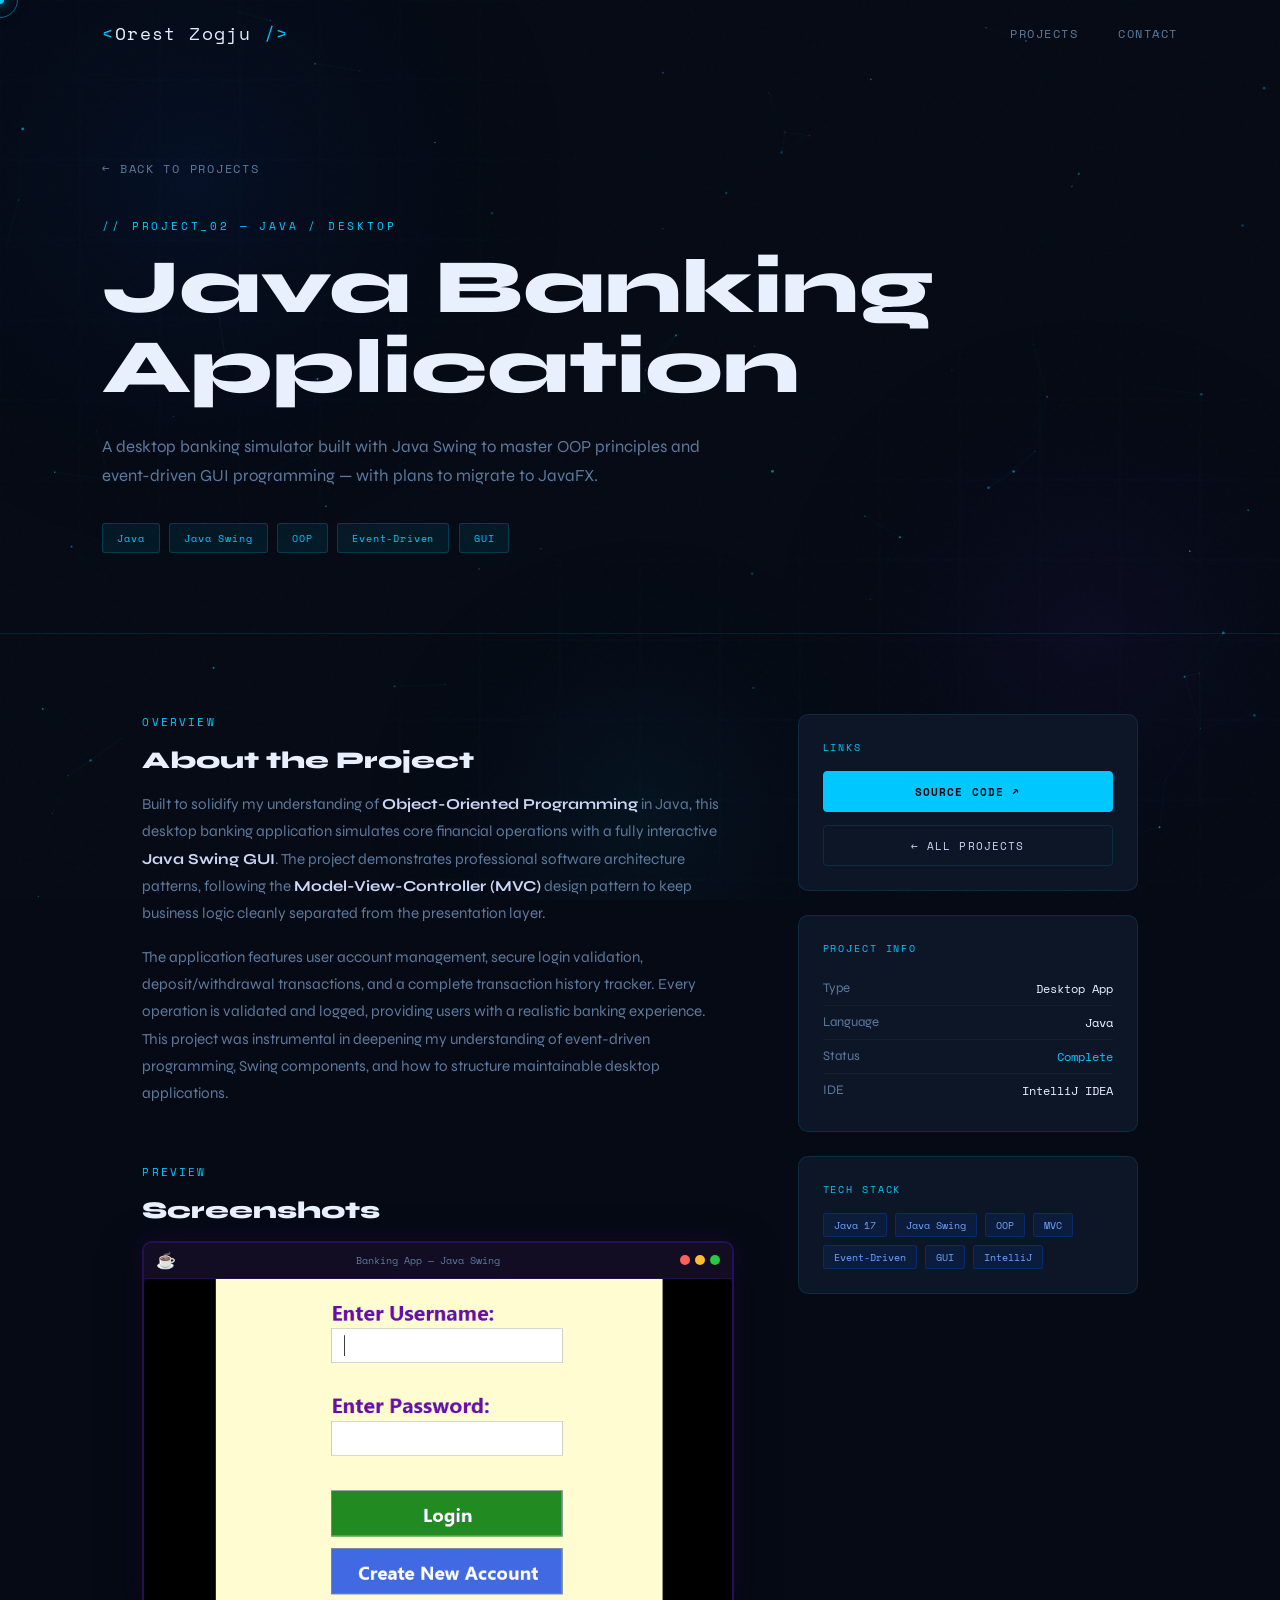
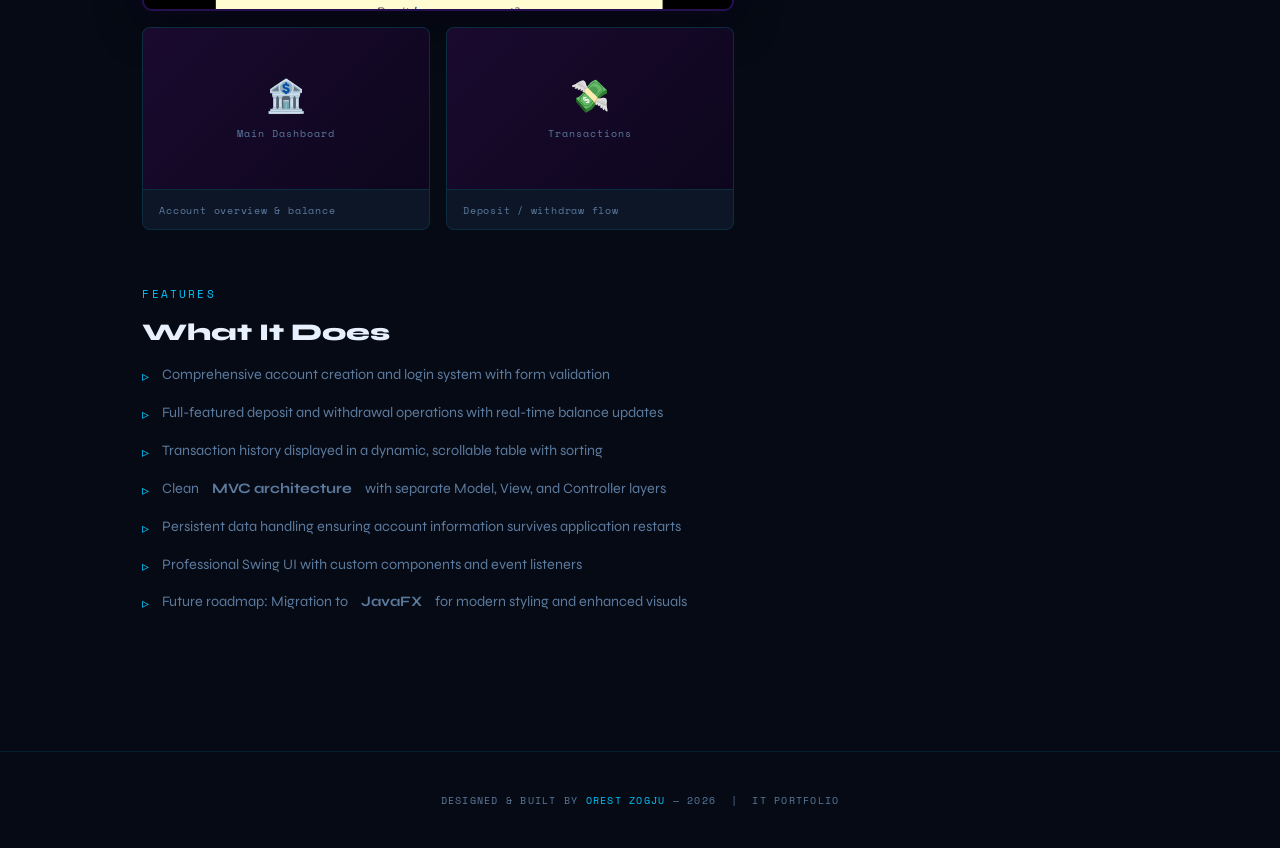
<file: projects/project-banking-app.html>
<!DOCTYPE html>
<html lang="en">
<head>
  <meta charset="UTF-8" />
  <meta name="viewport" content="width=device-width, initial-scale=1.0"/>
  <title>Java Banking App — Orest Zogju</title>
  <link rel="preconnect" href="https://fonts.googleapis.com">
  <link href="https://fonts.googleapis.com/css2?family=Space+Mono:ital,wght@0,400;0,700;1,400&family=Syne:wght@400;600;700;800&display=swap" rel="stylesheet">
  <link rel="stylesheet" href="../styles.css">
  <style>
    .project-hero {
      min-height: 60vh; display: flex; flex-direction: column; justify-content: center;
      padding: 160px 8vw 80px; position: relative; z-index: 2; border-bottom: 1px solid var(--border);
    }
    .back-link {
      font-family: 'Space Mono', monospace; font-size: .72rem; letter-spacing: .15em;
      text-transform: uppercase; color: var(--muted); text-decoration: none;
      display: inline-flex; align-items: center; gap: .5rem; margin-bottom: 2.5rem;
      transition: color .2s, gap .2s;
    }
    .back-link:hover { color: var(--accent); gap: .8rem; }
    .project-hero-label { font-family: 'Space Mono', monospace; font-size: .7rem; letter-spacing: .25em; text-transform: uppercase; color: var(--accent); margin-bottom: .8rem; }
    .project-hero-title { font-size: clamp(2.5rem, 6vw, 5rem); font-weight: 800; color: var(--white); line-height: 1.05; margin-bottom: 1.5rem; }
    .project-hero-subtitle { font-size: 1.05rem; color: var(--muted); max-width: 640px; line-height: 1.75; margin-bottom: 2rem; }
    .project-hero-tags { display: flex; flex-wrap: wrap; gap: .6rem; }
    .hero-tag { font-family: 'Space Mono', monospace; font-size: .65rem; padding: 6px 14px; border-radius: 3px; background: rgba(0,200,255,.08); border: 1px solid rgba(0,200,255,.2); color: var(--accent); letter-spacing: .08em; }
    .project-body { position: relative; z-index: 2; padding: 80px 8vw; max-width: 1200px; margin: 0 auto; }
    .project-layout { display: grid; grid-template-columns: 1fr 340px; gap: 4rem; align-items: start; }
    .project-main { position: relative; z-index: 3; }
    .content-section { margin-bottom: 3.5rem; }
    .content-label { font-family: 'Space Mono', monospace; font-size: .68rem; letter-spacing: .2em; text-transform: uppercase; color: var(--accent); margin-bottom: 1rem; }
    .content-heading { font-size: 1.5rem; font-weight: 800; color: var(--white); margin-bottom: 1rem; }
    .content-text { font-size: .95rem; line-height: 1.8; color: var(--muted); }
    .content-text + .content-text { margin-top: 1rem; }
    .content-text strong { color: var(--text); }
    .feature-list { list-style: none; display: flex; flex-direction: column; gap: .8rem; margin-top: 1rem; }
    .feature-list li { font-size: .9rem; color: var(--muted); display: flex; gap: .8rem; align-items: flex-start; line-height: 1.6; }
    .feature-list li::before { content: '▹'; color: var(--accent); flex-shrink: 0; margin-top: 2px; }
    .screenshot-grid { display: grid; grid-template-columns: 1fr 1fr; gap: 1rem; margin-top: 1.5rem; }
    .screenshot-card { background: var(--surface); border: 1px solid var(--border); border-radius: 8px; overflow: hidden; transition: border-color .3s, transform .3s; }
    .screenshot-card:hover { border-color: var(--accent); transform: translateY(-4px); }
    .screenshot-placeholder { aspect-ratio: 16/9; background: linear-gradient(135deg, #1a0a2e, #0d061e); display: flex; flex-direction: column; align-items: center; justify-content: center; gap: .6rem; }
    .screenshot-placeholder span { font-family: 'Space Mono', monospace; font-size: .6rem; letter-spacing: .1em; color: var(--muted); }
    .screenshot-placeholder-icon { font-size: 2rem; }
    .screenshot-caption { font-family: 'Space Mono', monospace; font-size: .6rem; letter-spacing: .08em; color: var(--muted); padding: .8rem 1rem; border-top: 1px solid var(--border); }
    .project-sidebar { display: flex; flex-direction: column; gap: 1.5rem; }
    .sidebar-card { background: var(--surface); border: 1px solid var(--border); border-radius: 10px; padding: 1.5rem; transition: border-color .3s; }
    .sidebar-card:hover { border-color: rgba(0,200,255,.3); }
    .sidebar-title { font-family: 'Space Mono', monospace; font-size: .65rem; letter-spacing: .18em; text-transform: uppercase; color: var(--accent); margin-bottom: 1rem; }
    .sidebar-stat { display: flex; justify-content: space-between; align-items: center; padding: .5rem 0; border-bottom: 1px solid rgba(255,255,255,.04); font-size: .82rem; }
    .sidebar-stat:last-child { border-bottom: none; }
    .sidebar-stat-label { color: var(--muted); }
    .sidebar-stat-value { color: var(--white); font-family: 'Space Mono', monospace; font-size: .72rem; }
    .sidebar-tags { display: flex; flex-wrap: wrap; gap: .5rem; }
    .sidebar-tag { font-family: 'Space Mono', monospace; font-size: .6rem; padding: 4px 10px; border-radius: 3px; background: rgba(0,87,255,.1); border: 1px solid rgba(0,87,255,.25); color: #6fa3ff; }
    .sidebar-actions { display: flex; flex-direction: column; gap: .8rem; }
    .sidebar-btn { display: block; text-align: center; padding: 11px; border-radius: 4px; font-family: 'Space Mono', monospace; font-size: .7rem; letter-spacing: .1em; text-transform: uppercase; text-decoration: none; transition: all .25s; }
    .sidebar-btn-primary { background: var(--accent); color: var(--bg); font-weight: 700; border: 1.5px solid var(--accent); }
    .sidebar-btn-primary:hover { background: transparent; color: var(--accent); }
    .sidebar-btn-ghost { background: transparent; color: var(--text); border: 1.5px solid var(--border); }
    .sidebar-btn-ghost:hover { border-color: var(--accent); color: var(--accent); }
    @media (max-width: 900px) {
      .project-layout { grid-template-columns: 1fr; }
      .screenshot-grid { grid-template-columns: 1fr; }
      .project-hero { padding: 130px 6vw 60px; }
      .project-body { padding: 60px 6vw; }
    }
    .detail-browser-frame {
      border-radius: 10px;
      overflow: hidden;
      border: 2px solid rgba(123,47,255,.3);
      background: #0b0718;
      box-shadow: 0 12px 40px rgba(0,0,0,.6), 0 0 30px rgba(123,47,255,.15), inset 0 0 30px rgba(123,47,255,.05);
      margin-top: 1rem;
      transition: all .3s ease;
    }
    .detail-browser-bar { height:36px; background:#0f1624; border-bottom:1px solid rgba(255,255,255,.06); display:flex; align-items:center; padding:0 12px; gap:10px; }
    .detail-browser-dots { display:flex; gap:5px; }
    .detail-browser-url { flex:1; background:rgba(255,255,255,.05); border:1px solid rgba(255,255,255,.07); border-radius:4px; padding:4px 12px; font-family:'Space Mono',monospace; font-size:.6rem; color:var(--muted); display:flex; align-items:center; gap:6px; }
    .detail-gif-wrap { width:100%; aspect-ratio:16/9; overflow:hidden; border-radius:6px; }
    .detail-gif { width:100%; height:100%; object-fit:cover; display:block; transition:transform .4s ease; }
    .detail-browser-frame:hover .detail-gif { transform:scale(1.02); }
    .detail-browser-frame:hover { border-color:rgba(123,47,255,.5); box-shadow:0 20px 60px rgba(123,47,255,.2), 0 0 30px rgba(123,47,255,.3), inset 0 0 30px rgba(123,47,255,.1); }
    .bdot { width:10px; height:10px; border-radius:50%; display:inline-block; }
    .bdot--red { background:#ff5f57; } .bdot--yellow { background:#febc2e; } .bdot--green { background:#28c840; }
  </style>
</head>
<body>
  <div class="cursor" id="cursor">
    <div class="cursor-ring" id="cursor-ring"></div>
    <div class="cursor-dot"  id="cursor-dot"></div>
  </div>
  <canvas id="bg-canvas"></canvas>

  <nav id="navbar">
    <a href="../index.html" class="nav-logo">&lt;<span>Orest Zogju</span> /&gt;</a>
    <ul class="nav-links">
      <li><a href="../index.html#projects">Projects</a></li>
      <li><a href="../index.html#contact">Contact</a></li>
    </ul>
  </nav>

  <main>
    <div class="project-hero">
      <a href="../index.html#projects" class="back-link">← Back to Projects</a>
      <p class="project-hero-label">// Project_02 — Java / Desktop</p>
      <h1 class="project-hero-title">Java Banking<br>Application</h1>
      <p class="project-hero-subtitle">
        A desktop banking simulator built with Java Swing to master OOP principles
        and event-driven GUI programming — with plans to migrate to JavaFX.
      </p>
      <div class="project-hero-tags">
        <span class="hero-tag">Java</span>
        <span class="hero-tag">Java Swing</span>
        <span class="hero-tag">OOP</span>
        <span class="hero-tag">Event-Driven</span>
        <span class="hero-tag">GUI</span>
      </div>
    </div>

    <div class="project-body">
      <div class="project-layout">
        <div class="project-main">

          <div class="content-section reveal">
            <p class="content-label">Overview</p>
            <h2 class="content-heading">About the Project</h2>
            <p class="content-text">
              Built to solidify my understanding of <strong>Object-Oriented Programming</strong>
              in Java, this desktop banking application simulates core financial operations with a fully
              interactive <strong>Java Swing GUI</strong>. The project demonstrates professional software architecture patterns,
              following the <strong>Model-View-Controller (MVC)</strong> design pattern to keep business logic
              cleanly separated from the presentation layer.
            </p>
            <p class="content-text">
              The application features user account management, secure login validation, deposit/withdrawal transactions,
              and a complete transaction history tracker. Every operation is validated and logged, providing
              users with a realistic banking experience. This project was instrumental in deepening my
              understanding of event-driven programming, Swing components, and how to structure maintainable
              desktop applications.
            </p>
          </div>

          <div class="content-section reveal reveal-delay-1">
            <p class="content-label">Preview</p>
            <h2 class="content-heading">Screenshots</h2>

            <!-- Desktop-app style frame (darker, purple tint to match Java/Swing) -->
            <div class="detail-browser-frame" style="border-color:rgba(123,47,255,.25);background:#0b0718;">
              <div class="detail-browser-bar" style="background:#120d22;border-color:rgba(123,47,255,.15);justify-content:space-between;">
                <span style="font-size:1rem;">☕</span>
                <span style="font-family:'Space Mono',monospace;font-size:.6rem;color:var(--muted);">Banking App — Java Swing</span>
                <div class="detail-browser-dots">
                  <span class="bdot bdot--red"></span>
                  <span class="bdot bdot--yellow"></span>
                  <span class="bdot bdot--green"></span>
                </div>
              </div>
              <div class="detail-gif-wrap">
                <img src="../images/UpdateV2.1.gif"
                     alt="Java Banking App — full walkthrough"
                     class="detail-gif">
              </div>
            </div>

            <div class="screenshot-grid" style="margin-top:1rem;">
              <div class="screenshot-card">
                <div class="screenshot-placeholder" style="background:linear-gradient(135deg,#1a0a2e,#0d061e)">
                  <div class="screenshot-placeholder-icon">🏦</div>
                  <span>Main Dashboard</span>
                </div>
                <div class="screenshot-caption">Account overview & balance</div>
              </div>
              <div class="screenshot-card">
                <div class="screenshot-placeholder" style="background:linear-gradient(135deg,#1a0a2e,#0d061e)">
                  <div class="screenshot-placeholder-icon">💸</div>
                  <span>Transactions</span>
                </div>
                <div class="screenshot-caption">Deposit / withdraw flow</div>
              </div>
            </div>
          </div>

          <div class="content-section reveal reveal-delay-2">
            <p class="content-label">Features</p>
            <h2 class="content-heading">What It Does</h2>
            <ul class="feature-list">
              <li>Comprehensive account creation and login system with form validation</li>
              <li>Full-featured deposit and withdrawal operations with real-time balance updates</li>
              <li>Transaction history displayed in a dynamic, scrollable table with sorting</li>
              <li>Clean <strong>MVC architecture</strong> with separate Model, View, and Controller layers</li>
              <li>Persistent data handling ensuring account information survives application restarts</li>
              <li>Professional Swing UI with custom components and event listeners</li>
              <li>Future roadmap: Migration to <strong>JavaFX</strong> for modern styling and enhanced visuals</li>
            </ul>
          </div>

        </div>

        <aside class="project-sidebar">
          <div class="sidebar-card reveal">
            <div class="sidebar-title">Links</div>
            <div class="sidebar-actions">
              <a href="https://github.com/Orest-Z/Banking-App-Using-Java-Swing" target="_blank" class="sidebar-btn sidebar-btn-primary">Source Code ↗</a>
              <a href="../index.html#projects" class="sidebar-btn sidebar-btn-ghost">← All Projects</a>
            </div>
          </div>
          <div class="sidebar-card reveal reveal-delay-1">
            <div class="sidebar-title">Project Info</div>
            <div class="sidebar-stat"><span class="sidebar-stat-label">Type</span><span class="sidebar-stat-value">Desktop App</span></div>
            <div class="sidebar-stat"><span class="sidebar-stat-label">Language</span><span class="sidebar-stat-value">Java</span></div>
            <div class="sidebar-stat"><span class="sidebar-stat-label">Status</span><span class="sidebar-stat-value" style="color:var(--accent)">Complete</span></div>
            <div class="sidebar-stat"><span class="sidebar-stat-label">IDE</span><span class="sidebar-stat-value">IntelliJ IDEA</span></div>
          </div>
          <div class="sidebar-card reveal reveal-delay-2">
            <div class="sidebar-title">Tech Stack</div>
            <div class="sidebar-tags">
              <span class="sidebar-tag">Java 17</span>
              <span class="sidebar-tag">Java Swing</span>
              <span class="sidebar-tag">OOP</span>
              <span class="sidebar-tag">MVC</span>
              <span class="sidebar-tag">Event-Driven</span>
              <span class="sidebar-tag">GUI</span>
              <span class="sidebar-tag">IntelliJ</span>
            </div>
          </div>
        </aside>
      </div>
    </div>
  </main>

  <footer>
    <p>Designed &amp; built by <span>Orest Zogju</span> — 2026 &nbsp;|&nbsp; IT Portfolio</p>
  </footer>
  <script src="../main.js" defer></script>
</body>
</html>
</file>
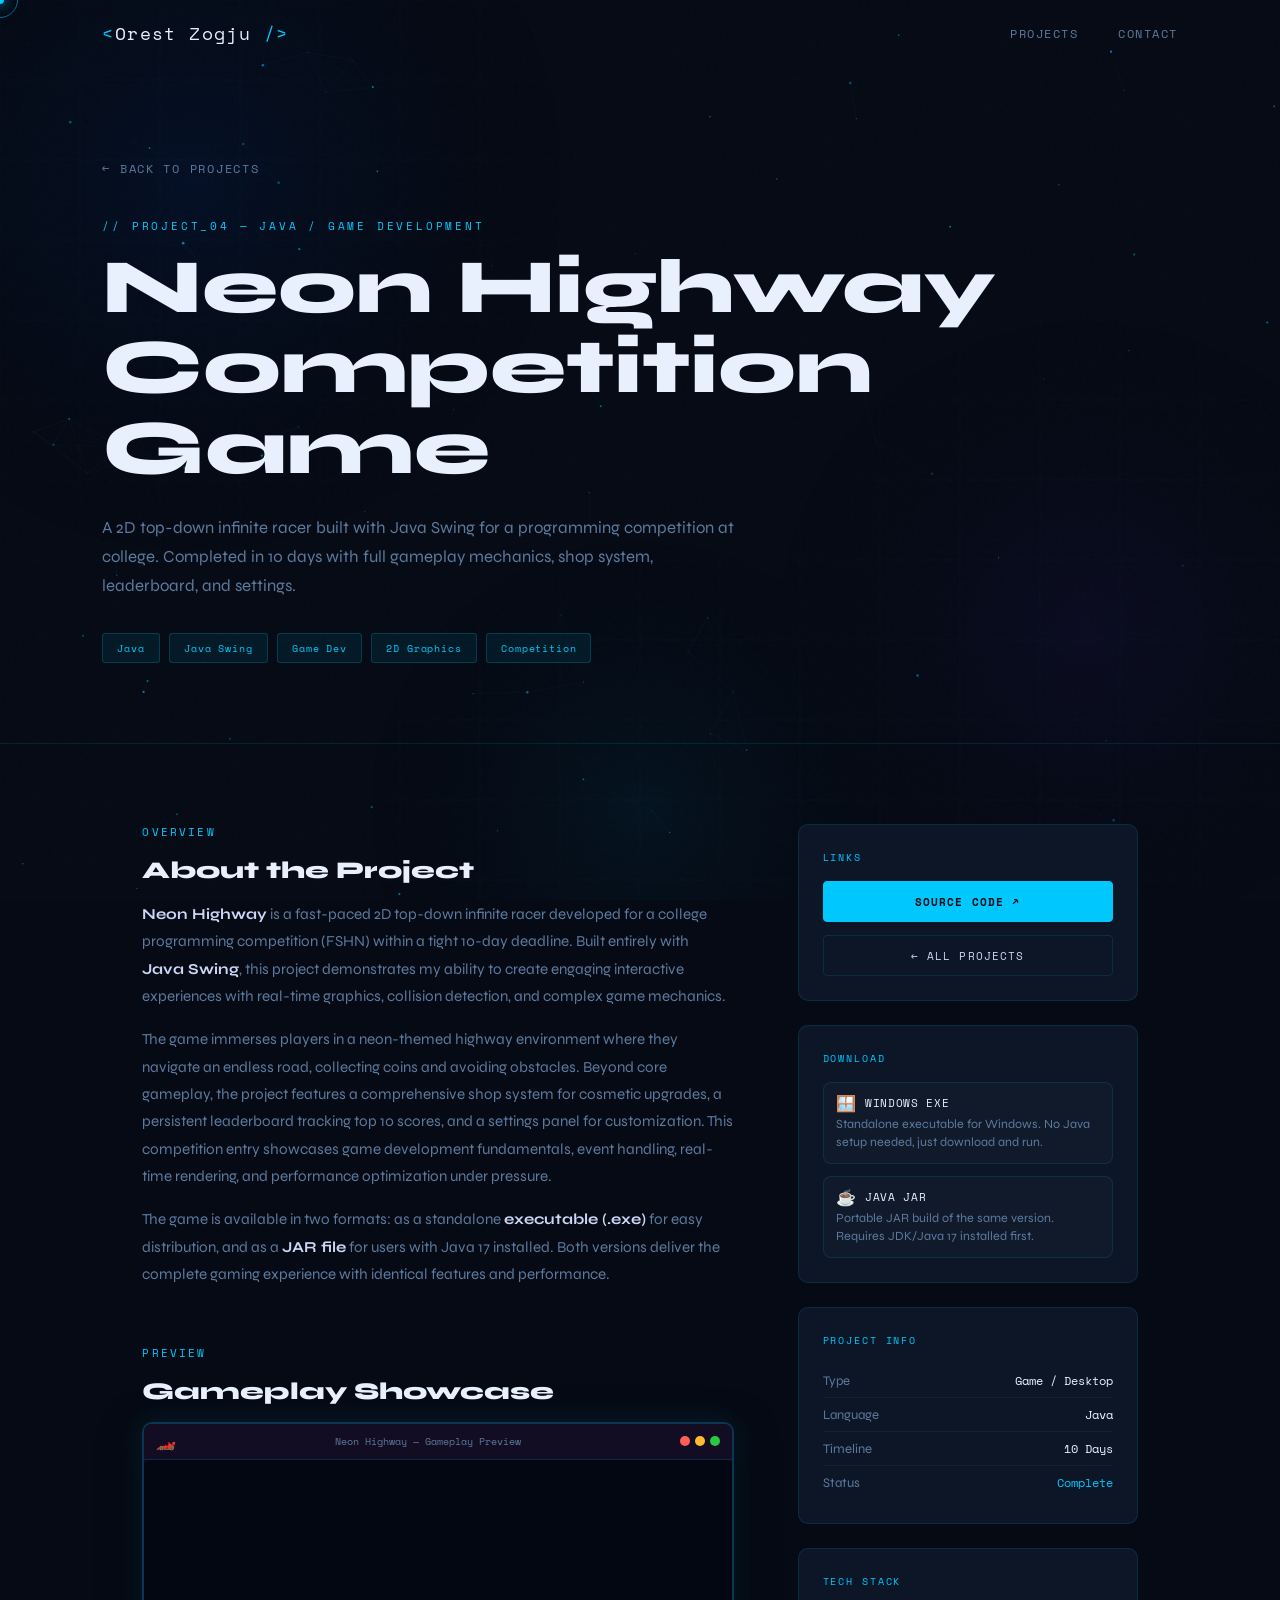
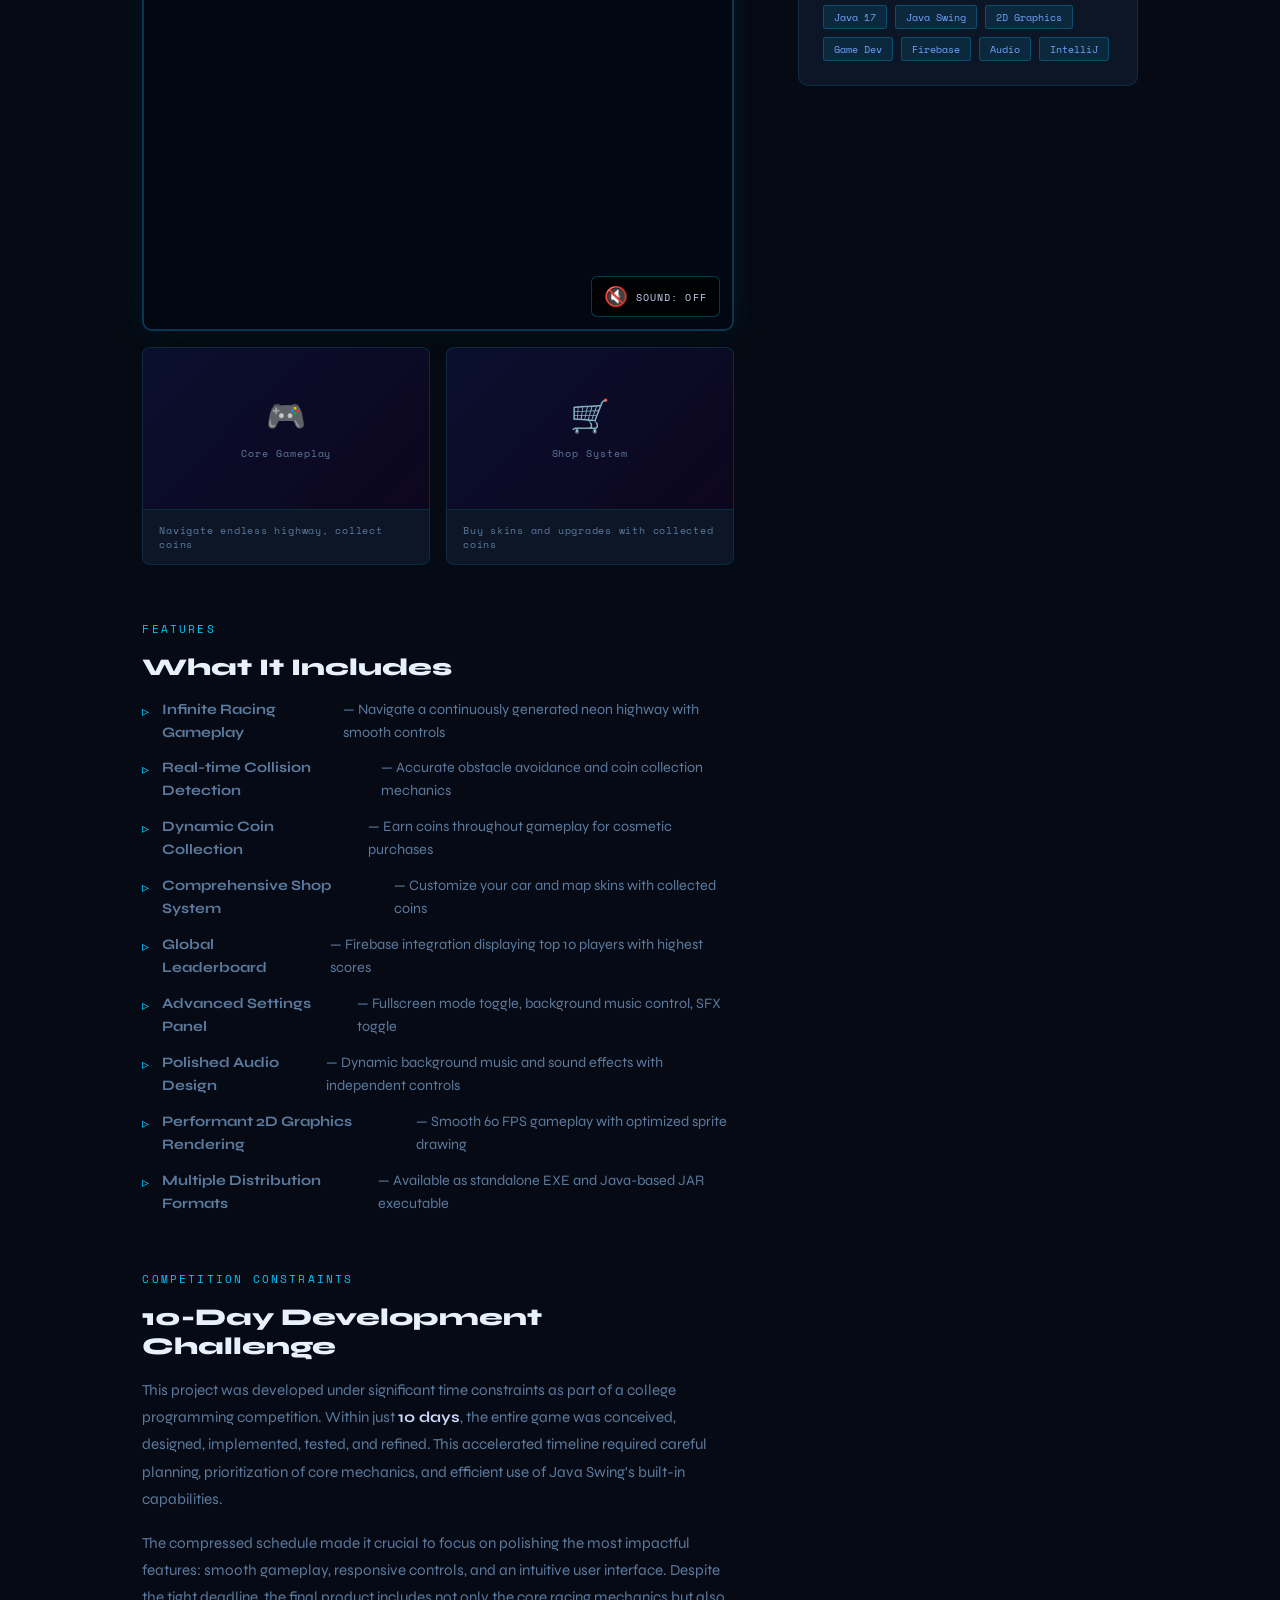
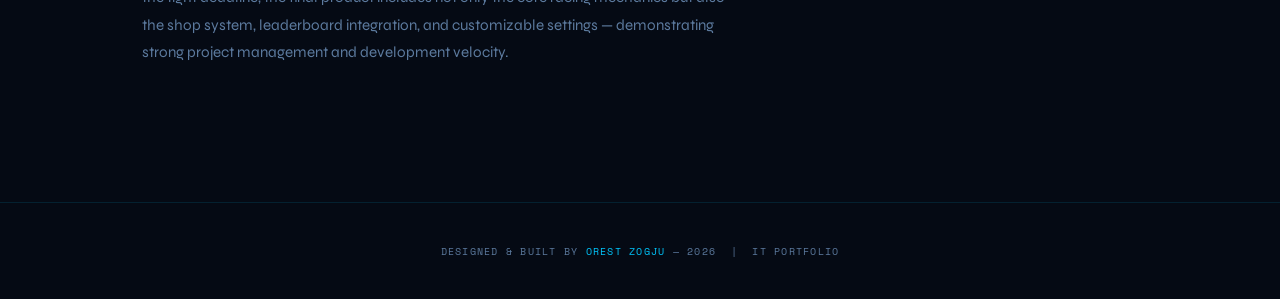
<file: projects/project-neon-highway.html>
<!DOCTYPE html>
<html lang="en">
<head>
  <meta charset="UTF-8" />
  <meta name="viewport" content="width=device-width, initial-scale=1.0"/>
  <title>Neon Highway — Java Competition Game | Orest Zogju</title>
  <link rel="preconnect" href="https://fonts.googleapis.com">
  <link href="https://fonts.googleapis.com/css2?family=Space+Mono:ital,wght@0,400;0,700;1,400&family=Syne:wght@400;600;700;800&display=swap" rel="stylesheet">
  <link rel="stylesheet" href="../styles.css">
  <style>
    .project-hero {
      min-height: 60vh; display: flex; flex-direction: column; justify-content: center;
      padding: 160px 8vw 80px; position: relative; z-index: 2; border-bottom: 1px solid var(--border);
    }
    .back-link {
      font-family: 'Space Mono', monospace; font-size: .72rem; letter-spacing: .15em;
      text-transform: uppercase; color: var(--muted); text-decoration: none;
      display: inline-flex; align-items: center; gap: .5rem; margin-bottom: 2.5rem;
      transition: color .2s, gap .2s;
    }
    .back-link:hover { color: var(--accent); gap: .8rem; }
    .project-hero-label { font-family: 'Space Mono', monospace; font-size: .7rem; letter-spacing: .25em; text-transform: uppercase; color: var(--accent); margin-bottom: .8rem; }
    .project-hero-title { font-size: clamp(2.5rem, 6vw, 5rem); font-weight: 800; color: var(--white); line-height: 1.05; margin-bottom: 1.5rem; }
    .project-hero-subtitle { font-size: 1.05rem; color: var(--muted); max-width: 640px; line-height: 1.75; margin-bottom: 2rem; }
    .project-hero-tags { display: flex; flex-wrap: wrap; gap: .6rem; }
    .hero-tag { font-family: 'Space Mono', monospace; font-size: .65rem; padding: 6px 14px; border-radius: 3px; background: rgba(0,200,255,.08); border: 1px solid rgba(0,200,255,.2); color: var(--accent); letter-spacing: .08em; }
    .project-body { position: relative; z-index: 2; padding: 80px 8vw; max-width: 1200px; margin: 0 auto; }
    .project-layout { display: grid; grid-template-columns: 1fr 340px; gap: 4rem; align-items: start; }
    .project-main { position: relative; z-index: 3; }
    .content-section { margin-bottom: 3.5rem; }
    .content-label { font-family: 'Space Mono', monospace; font-size: .68rem; letter-spacing: .2em; text-transform: uppercase; color: var(--accent); margin-bottom: 1rem; }
    .content-heading { font-size: 1.5rem; font-weight: 800; color: var(--white); margin-bottom: 1rem; }
    .content-text { font-size: .95rem; line-height: 1.8; color: var(--muted); }
    .content-text + .content-text { margin-top: 1rem; }
    .content-text strong { color: var(--text); }
    .feature-list { list-style: none; display: flex; flex-direction: column; gap: .8rem; margin-top: 1rem; }
    .feature-list li { font-size: .9rem; color: var(--muted); display: flex; gap: .8rem; align-items: flex-start; line-height: 1.6; }
    .feature-list li::before { content: '▹'; color: var(--accent); flex-shrink: 0; margin-top: 2px; }
    .screenshot-grid { display: grid; grid-template-columns: 1fr 1fr; gap: 1rem; margin-top: 1.5rem; }
    .screenshot-card { background: var(--surface); border: 1px solid var(--border); border-radius: 8px; overflow: hidden; transition: border-color .3s, transform .3s; }
    .screenshot-card:hover { border-color: var(--accent); transform: translateY(-4px); }
    .screenshot-placeholder { aspect-ratio: 16/9; background: linear-gradient(135deg, #1a0a2e, #0d061e); display: flex; flex-direction: column; align-items: center; justify-content: center; gap: .6rem; }
    .screenshot-placeholder span { font-family: 'Space Mono', monospace; font-size: .6rem; letter-spacing: .1em; color: var(--muted); }
    .screenshot-placeholder-icon { font-size: 2rem; }
    .screenshot-caption { font-family: 'Space Mono', monospace; font-size: .6rem; letter-spacing: .08em; color: var(--muted); padding: .8rem 1rem; border-top: 1px solid var(--border); }
    .project-sidebar { display: flex; flex-direction: column; gap: 1.5rem; }
    .sidebar-card { background: var(--surface); border: 1px solid var(--border); border-radius: 10px; padding: 1.5rem; transition: border-color .3s; }
    .sidebar-card:hover { border-color: rgba(0,200,255,.3); }
    .sidebar-title { font-family: 'Space Mono', monospace; font-size: .65rem; letter-spacing: .18em; text-transform: uppercase; color: var(--accent); margin-bottom: 1rem; }
    .sidebar-stat { display: flex; justify-content: space-between; align-items: center; padding: .5rem 0; border-bottom: 1px solid rgba(255,255,255,.04); font-size: .82rem; }
    .sidebar-stat:last-child { border-bottom: none; }
    .sidebar-stat-label { color: var(--muted); }
    .sidebar-stat-value { color: var(--white); font-family: 'Space Mono', monospace; font-size: .72rem; }
    .sidebar-tags { display: flex; flex-wrap: wrap; gap: .5rem; }
    .sidebar-tag { font-family: 'Space Mono', monospace; font-size: .6rem; padding: 4px 10px; border-radius: 3px; background: rgba(0,200,255,.1); border: 1px solid rgba(0,200,255,.25); color: #6fa3ff; }
    .sidebar-actions { display: flex; flex-direction: column; gap: .8rem; }
    .sidebar-btn { display: block; text-align: center; padding: 11px; border-radius: 4px; font-family: 'Space Mono', monospace; font-size: .7rem; letter-spacing: .1em; text-transform: uppercase; text-decoration: none; transition: all .25s; }
    .sidebar-btn-primary { background: var(--accent); color: var(--bg); font-weight: 700; border: 1.5px solid var(--accent); }
    .sidebar-btn-primary:hover { background: transparent; color: var(--accent); }
    .sidebar-btn-ghost { background: transparent; color: var(--text); border: 1.5px solid var(--border); }
    .sidebar-btn-ghost:hover { border-color: var(--accent); color: var(--accent); }
    .download-list { display: flex; flex-direction: column; gap: .75rem; }
    .download-item {
      text-decoration: none;
      border: 1px solid var(--border);
      background: rgba(255,255,255,.02);
      border-radius: 8px;
      padding: .75rem .8rem;
      transition: border-color .25s, transform .25s, background .25s;
      display: block;
    }
    .download-item:hover {
      border-color: rgba(0,200,255,.45);
      background: rgba(0,200,255,.06);
      transform: translateY(-2px);
    }
    .download-item-head {
      display: flex;
      align-items: center;
      gap: .5rem;
      margin-bottom: .25rem;
      color: var(--white);
      font-family: 'Space Mono', monospace;
      font-size: .68rem;
      letter-spacing: .06em;
      text-transform: uppercase;
    }
    .download-item-icon { font-size: 1rem; line-height: 1; }
    .download-item-desc {
      color: var(--muted);
      font-size: .78rem;
      line-height: 1.45;
    }
    @media (max-width: 900px) {
      .project-layout { grid-template-columns: 1fr; }
      .screenshot-grid { grid-template-columns: 1fr; }
      .project-hero { padding: 130px 6vw 60px; }
      .project-body { padding: 60px 6vw; }
    }
    .detail-browser-frame {
      border-radius: 10px;
      overflow: hidden;
      border: 2px solid rgba(0,200,255,.3);
      background: #0b0718;
      box-shadow: 0 12px 40px rgba(0,0,0,.6), 0 0 30px rgba(0,200,255,.15), inset 0 0 30px rgba(0,200,255,.05);
      margin-top: 1rem;
      width: min(100%, 760px);
      transition: all .3s ease;
    }
    .detail-browser-bar { height:36px; background:#0f1624; border-bottom:1px solid rgba(255,255,255,.06); display:flex; align-items:center; padding:0 12px; gap:10px; justify-content: space-between; }
    .detail-browser-dots { display:flex; gap:5px; }
    .detail-browser-url { flex:1; background:rgba(255,255,255,.05); border:1px solid rgba(255,255,255,.07); border-radius:4px; padding:4px 12px; font-family:'Space Mono',monospace; font-size:.6rem; color:var(--muted); display:flex; align-items:center; gap:6px; }
    .detail-video-wrap { width:100%; aspect-ratio:5/4; overflow:hidden; border-radius:6px; position: relative; background:#030712; }
    .detail-video { width:100%; height:100%; object-fit:contain; object-position:center; display:block; transition:filter .3s ease; }
    .detail-browser-frame:hover .detail-video { filter:brightness(1.03); }
    .detail-browser-frame:hover { border-color:rgba(0,200,255,.5); box-shadow:0 20px 60px rgba(0,200,255,.2), 0 0 30px rgba(0,200,255,.3), inset 0 0 30px rgba(0,200,255,.1); }
    .bdot { width:10px; height:10px; border-radius:50%; display:inline-block; }
    .bdot--red { background:#ff5f57; } .bdot--yellow { background:#febc2e; } .bdot--green { background:#28c840; }
    
    /* Audio control styling */
    .video-controls {
      position: absolute;
      bottom: 12px;
      right: 12px;
      background: rgba(0, 0, 0, 0.8);
      border: 1px solid rgba(0, 200, 255, 0.3);
      border-radius: 6px;
      padding: 8px 12px;
      display: flex;
      align-items: center;
      gap: 8px;
      z-index: 10;
      cursor: pointer;
      transition: all 0.3s ease;
    }
    .video-controls:hover {
      background: rgba(0, 0, 0, 0.95);
      border-color: rgba(0, 200, 255, 0.6);
    }
    .audio-icon {
      font-size: 1.2rem;
      color: var(--accent);
    }
    .audio-label {
      font-family: 'Space Mono', monospace;
      font-size: 0.65rem;
      color: var(--text);
      text-transform: uppercase;
      letter-spacing: 0.1em;
    }
  </style>
</head>
<body>
  <div class="cursor" id="cursor">
    <div class="cursor-ring" id="cursor-ring"></div>
    <div class="cursor-dot"  id="cursor-dot"></div>
  </div>
  <canvas id="bg-canvas"></canvas>

  <nav id="navbar">
    <a href="../index.html" class="nav-logo">&lt;<span>Orest Zogju</span> /&gt;</a>
    <ul class="nav-links">
      <li><a href="../index.html#projects">Projects</a></li>
      <li><a href="../index.html#contact">Contact</a></li>
    </ul>
  </nav>

  <main>
    <div class="project-hero">
      <a href="../index.html#projects" class="back-link">← Back to Projects</a>
      <p class="project-hero-label">// Project_04 — Java / Game Development</p>
      <h1 class="project-hero-title">Neon Highway<br>Competition Game</h1>
      <p class="project-hero-subtitle">
        A 2D top-down infinite racer built with Java Swing for a programming competition at college.
        Completed in 10 days with full gameplay mechanics, shop system, leaderboard, and settings.
      </p>
      <div class="project-hero-tags">
        <span class="hero-tag">Java</span>
        <span class="hero-tag">Java Swing</span>
        <span class="hero-tag">Game Dev</span>
        <span class="hero-tag">2D Graphics</span>
        <span class="hero-tag">Competition</span>
      </div>
    </div>

    <div class="project-body">
      <div class="project-layout">
        <div class="project-main">

          <div class="content-section reveal">
            <p class="content-label">Overview</p>
            <h2 class="content-heading">About the Project</h2>
            <p class="content-text">
              <strong>Neon Highway</strong> is a fast-paced 2D top-down infinite racer developed for a college programming
              competition (FSHN) within a tight 10-day deadline. Built entirely with <strong>Java Swing</strong>, this project
              demonstrates my ability to create engaging interactive experiences with real-time graphics, collision detection,
              and complex game mechanics.
            </p>
            <p class="content-text">
              The game immerses players in a neon-themed highway environment where they navigate an endless road,
              collecting coins and avoiding obstacles. Beyond core gameplay, the project features a comprehensive shop system
              for cosmetic upgrades, a persistent leaderboard tracking top 10 scores, and a settings panel for customization.
              This competition entry showcases game development fundamentals, event handling, real-time rendering, and
              performance optimization under pressure.
            </p>
            <p class="content-text">
              The game is available in two formats: as a standalone <strong>executable (.exe)</strong> for easy distribution, and as a
              <strong>JAR file</strong> for users with Java 17 installed. Both versions deliver the complete gaming experience with
              identical features and performance.
            </p>
          </div>

          <div class="content-section reveal reveal-delay-1">
            <p class="content-label">Preview</p>
            <h2 class="content-heading">Gameplay Showcase</h2>

            <!-- Game preview video frame with sound toggle -->
            <div class="detail-browser-frame" style="border-color:rgba(0,200,255,.25);background:#0b0718;">
              <div class="detail-browser-bar" style="background:#120d22;border-color:rgba(0,200,255,.15);">
                <span style="font-size:1rem;">🏎️</span>
                <span style="font-family:'Space Mono',monospace;font-size:.6rem;color:var(--muted);">Neon Highway — Gameplay Preview</span>
                <div class="detail-browser-dots">
                  <span class="bdot bdot--red"></span>
                  <span class="bdot bdot--yellow"></span>
                  <span class="bdot bdot--green"></span>
                </div>
              </div>
              <div class="detail-video-wrap">
                <video id="gameplayVideo"
                       class="detail-video"
                       src="../images/Neon-Highway-Game.mp4"
                       autoplay
                       loop
                       muted
                       playsinline>
                </video>
                <div class="video-controls" id="audioToggle" title="Toggle sound">
                  <span class="audio-icon" id="audioIcon">🔇</span>
                  <span class="audio-label">Sound: OFF</span>
                </div>
              </div>
            </div>

            <div class="screenshot-grid" style="margin-top:1rem;">
              <div class="screenshot-card">
                <div class="screenshot-placeholder" style="background:linear-gradient(135deg,#0a0f2e,#0d061e)">
                  <div class="screenshot-placeholder-icon">🎮</div>
                  <span>Core Gameplay</span>
                </div>
                <div class="screenshot-caption">Navigate endless highway, collect coins</div>
              </div>
              <div class="screenshot-card">
                <div class="screenshot-placeholder" style="background:linear-gradient(135deg,#0a0f2e,#0d061e)">
                  <div class="screenshot-placeholder-icon">🛒</div>
                  <span>Shop System</span>
                </div>
                <div class="screenshot-caption">Buy skins and upgrades with collected coins</div>
              </div>
            </div>
          </div>

          <div class="content-section reveal reveal-delay-2">
            <p class="content-label">Features</p>
            <h2 class="content-heading">What It Includes</h2>
            <ul class="feature-list">
              <li><strong>Infinite Racing Gameplay</strong> — Navigate a continuously generated neon highway with smooth controls</li>
              <li><strong>Real-time Collision Detection</strong> — Accurate obstacle avoidance and coin collection mechanics</li>
              <li><strong>Dynamic Coin Collection</strong> — Earn coins throughout gameplay for cosmetic purchases</li>
              <li><strong>Comprehensive Shop System</strong> — Customize your car and map skins with collected coins</li>
              <li><strong>Global Leaderboard</strong> — Firebase integration displaying top 10 players with highest scores</li>
              <li><strong>Advanced Settings Panel</strong> — Fullscreen mode toggle, background music control, SFX toggle</li>
              <li><strong>Polished Audio Design</strong> — Dynamic background music and sound effects with independent controls</li>
              <li><strong>Performant 2D Graphics Rendering</strong> — Smooth 60 FPS gameplay with optimized sprite drawing</li>
              <li><strong>Multiple Distribution Formats</strong> — Available as standalone EXE and Java-based JAR executable</li>
            </ul>
          </div>

          <div class="content-section reveal reveal-delay-3">
            <p class="content-label">Competition Constraints</p>
            <h2 class="content-heading">10-Day Development Challenge</h2>
            <p class="content-text">
              This project was developed under significant time constraints as part of a college programming competition.
              Within just <strong>10 days</strong>, the entire game was conceived, designed, implemented, tested, and refined.
              This accelerated timeline required careful planning, prioritization of core mechanics, and efficient use of Java Swing's
              built-in capabilities.
            </p>
            <p class="content-text">
              The compressed schedule made it crucial to focus on polishing the most impactful features: smooth gameplay, responsive controls,
              and an intuitive user interface. Despite the tight deadline, the final product includes not only the core racing mechanics
              but also the shop system, leaderboard integration, and customizable settings — demonstrating strong project management
              and development velocity.
            </p>
          </div>

        </div>

        <aside class="project-sidebar">
          <div class="sidebar-card reveal">
            <div class="sidebar-title">Links</div>
            <div class="sidebar-actions">
              <a href="https://github.com/Orest-Z/Java-Competition-Game" target="_blank" class="sidebar-btn sidebar-btn-primary">Source Code ↗</a>
              <a href="../index.html#projects" class="sidebar-btn sidebar-btn-ghost">← All Projects</a>
            </div>
          </div>
          <div class="sidebar-card reveal reveal-delay-1">
            <div class="sidebar-title">Download</div>
            <div class="download-list">
              <a href="https://github.com/Orest-Z/Java-Competition-Game/releases/tag/V2.2.1" target="_blank" class="download-item">
                <div class="download-item-head">
                  <span class="download-item-icon">🪟</span>
                  <span>Windows EXE</span>
                </div>
                <div class="download-item-desc">Standalone executable for Windows. No Java setup needed, just download and run.</div>
              </a>

              <a href="https://github.com/Orest-Z/Java-Competition-Game/releases/tag/V2.2.0" target="_blank" class="download-item">
                <div class="download-item-head">
                  <span class="download-item-icon">☕</span>
                  <span>Java JAR</span>
                </div>
                <div class="download-item-desc">Portable JAR build of the same version. Requires JDK/Java 17 installed first.</div>
              </a>
            </div>
          </div>
          <div class="sidebar-card reveal reveal-delay-2">
            <div class="sidebar-title">Project Info</div>
            <div class="sidebar-stat"><span class="sidebar-stat-label">Type</span><span class="sidebar-stat-value">Game / Desktop</span></div>
            <div class="sidebar-stat"><span class="sidebar-stat-label">Language</span><span class="sidebar-stat-value">Java</span></div>
            <div class="sidebar-stat"><span class="sidebar-stat-label">Timeline</span><span class="sidebar-stat-value">10 Days</span></div>
            <div class="sidebar-stat"><span class="sidebar-stat-label">Status</span><span class="sidebar-stat-value" style="color:var(--accent)">Complete</span></div>
          </div>
          <div class="sidebar-card reveal reveal-delay-3">
            <div class="sidebar-title">Tech Stack</div>
            <div class="sidebar-tags">
              <span class="sidebar-tag">Java 17</span>
              <span class="sidebar-tag">Java Swing</span>
              <span class="sidebar-tag">2D Graphics</span>
              <span class="sidebar-tag">Game Dev</span>
              <span class="sidebar-tag">Firebase</span>
              <span class="sidebar-tag">Audio</span>
              <span class="sidebar-tag">IntelliJ</span>
            </div>
          </div>
        </aside>
      </div>
    </div>
  </main>

  <footer>
    <p>Designed &amp; built by <span>Orest Zogju</span> — 2026 &nbsp;|&nbsp; IT Portfolio</p>
  </footer>

  <script src="../main.js" defer></script>
  <script>
    // Audio toggle functionality for the game preview video
    const audioToggle = document.getElementById('audioToggle');
    const gameplayVideo = document.getElementById('gameplayVideo');
    const audioIcon = document.getElementById('audioIcon');

    if (audioToggle && gameplayVideo) {
      audioToggle.addEventListener('click', function() {
        gameplayVideo.muted = !gameplayVideo.muted;
        audioIcon.textContent = gameplayVideo.muted ? '🔇' : '🔊';
        const label = audioToggle.querySelector('.audio-label');
        label.textContent = gameplayVideo.muted ? 'Sound: OFF' : 'Sound: ON';
      });

      audioToggle.addEventListener('keydown', function(e) {
        if (e.key === 'Enter' || e.key === ' ') {
          e.preventDefault();
          audioToggle.click();
        }
      });
    }
  </script>
</body>
</html>
</file>
<file: styles.css>
/* ══════════════════════════════════════════════════════
   styles.css — Orest Zogju Portfolio
   Sections:
     1.  Reset & CSS Variables
     2.  Base / Body
     3.  Custom Cursor
     4.  Background Canvas & Noise Overlay
     5.  Layout Helpers
     6.  Navigation
     7.  Hero Section
     8.  Avatar / Orbit
     9.  Section Headers (shared)
     10. About Section
     11. Skills Section
     12. Projects Section
     13. Contact Section
     14. Footer
     15. Scroll Reveal Utility
     16. Glitch Effect
     17. Keyframe Animations
     18. Responsive / Media Queries
══════════════════════════════════════════════════════ */


/* ── 1. RESET & CSS VARIABLES ───────────────────── */

*, *::before, *::after {
  box-sizing: border-box;
  margin: 0;
  padding: 0;
}

:root {
  --bg:       #050a14;   /* deepest background */
  --bg2:      #090f1e;   /* slightly lighter background layer */
  --surface:  #0d1627;   /* card/panel surfaces */
  --border:   rgba(0, 200, 255, 0.12);

  --accent:   #00c8ff;   /* primary cyan glow */
  --accent2:  #0057ff;   /* secondary deep blue */
  --accent3:  #7b2fff;   /* tertiary purple */

  --text:     #ccd6f6;   /* body text */
  --muted:    #5c7a9e;   /* de-emphasised text */
  --white:    #e8f0fe;   /* headings / highlights */
}

html {
  scroll-behavior: smooth;
}


/* ── 2. BASE / BODY ─────────────────────────────── */

body {
  background: var(--bg);
  color: var(--text);
  font-family: 'Syne', sans-serif;
  overflow-x: hidden;
  cursor: none; /* hide the native cursor; we use a custom one */
}


/* ── 3. CUSTOM CURSOR ───────────────────────────── */

/* The cursor wrapper is fixed and has pointer-events: none so it
   never blocks clicks. It contains two children:
   - cursor-dot  : a small snappy dot that follows the mouse exactly
   - cursor-ring : a larger ring that lags behind (smoothed in JS)    */
.cursor {
  position: fixed;
  top: 0;
  left: 0;
  z-index: 9999;
  pointer-events: none;
}

.cursor-dot {
  width: 8px;
  height: 8px;
  background: var(--accent);
  border-radius: 50%;
  transform: translate(-50%, -50%);
  transition: transform .1s;
  box-shadow: 0 0 12px var(--accent), 0 0 30px rgba(0, 200, 255, .4);
}

.cursor-ring {
  width: 36px;
  height: 36px;
  border: 1.5px solid rgba(0, 200, 255, .5);
  border-radius: 50%;
  transform: translate(-50%, -50%);
  transition: transform .18s ease, width .2s, height .2s, border-color .2s;
  position: absolute;
  top: 0;
  left: 0;
}

/* Expand the ring when hovering over any interactive element */
body:has(a:hover) .cursor-ring,
body:has(button:hover) .cursor-ring {
  width: 56px;
  height: 56px;
  border-color: var(--accent);
}


/* ── 4. BACKGROUND CANVAS & NOISE OVERLAY ───────── */

/* The canvas is behind everything; JS draws the particle grid on it */
#bg-canvas {
  position: fixed;
  top: 0;
  left: 0;
  width: 100%;
  height: 100%;
  z-index: 0;
  pointer-events: none;
}

/* Subtle SVG noise texture layered on top of the canvas */
body::after {
  content: '';
  position: fixed;
  inset: 0;
  z-index: 1;
  background-image: url("data:image/svg+xml,%3Csvg viewBox='0 0 256 256' xmlns='http://www.w3.org/2000/svg'%3E%3Cfilter id='noise'%3E%3CfeTurbulence type='fractalNoise' baseFrequency='0.9' numOctaves='4' stitchTiles='stitch'/%3E%3C/filter%3E%3Crect width='100%25' height='100%25' filter='url(%23noise)' opacity='0.04'/%3E%3C/svg%3E");
  opacity: .5;
  pointer-events: none;
}


/* ── 5. LAYOUT HELPERS ──────────────────────────── */

main {
  position: relative;
  z-index: 2; /* sit above the canvas (z-index: 0) and noise (z-index: 1) */
}

section {
  min-height: 100vh;
  padding: 120px 8vw;
  position: relative;
}

.section-divider {
  width: 100%;
  height: 1px;
  background: linear-gradient(90deg, transparent, var(--border), transparent);
  position: relative;
  z-index: 2;
}


/* ── 6. NAVIGATION ──────────────────────────────── */

nav {
  position: fixed;
  top: 0;
  width: 100%;
  z-index: 100;
  padding: 20px 8vw;
  display: flex;
  align-items: center;
  justify-content: space-between;
  transition: background .4s, backdrop-filter .4s;
}

/* JS adds .scrolled after the user scrolls 60px */
nav.scrolled {
  background: rgba(5, 10, 20, .85);
  backdrop-filter: blur(20px);
  border-bottom: 1px solid var(--border);
}

.nav-logo {
  font-family: 'Space Mono', monospace;
  font-size: 1.1rem;
  color: var(--accent);
  letter-spacing: .08em;
  text-decoration: none;
}
.nav-logo span { color: var(--white); }

.nav-links {
  display: flex;
  gap: 2.5rem;
  list-style: none;
}

.nav-links a {
  font-family: 'Space Mono', monospace;
  font-size: .78rem;
  color: var(--muted);
  text-decoration: none;
  letter-spacing: .12em;
  text-transform: uppercase;
  transition: color .2s;
  position: relative;
}

/* Animated underline slides in on hover */
.nav-links a::after {
  content: '';
  position: absolute;
  bottom: -4px;
  left: 0;
  width: 0;
  height: 1px;
  background: var(--accent);
  transition: width .3s;
}
.nav-links a:hover           { color: var(--accent); }
.nav-links a:hover::after    { width: 100%; }


/* ── 7. HERO SECTION ────────────────────────────── */

#hero {
  display: grid;
  grid-template-columns: 1fr 1fr;
  align-items: center;
  gap: 4rem;
  min-height: 100vh;
  padding-top: 140px;
}

.hero-left { position: relative; }

/* Hero text elements each fade-up on load (staggered by animation-delay) */
.hero-label {
  font-family: 'Space Mono', monospace;
  font-size: .72rem;
  letter-spacing: .22em;
  text-transform: uppercase;
  color: var(--accent);
  margin-bottom: 1.2rem;
  opacity: 0;
  animation: fadeUp .6s .2s forwards;
}

.hero-name {
  font-size: clamp(3.2rem, 7vw, 6rem);
  font-weight: 800;
  line-height: .95;
  color: var(--white);
  margin-bottom: 1rem;
  opacity: 0;
  animation: fadeUp .6s .4s forwards;
}
.hero-name .accent { color: var(--accent); }

.hero-role {
  font-family: 'Space Mono', monospace;
  font-size: clamp(.9rem, 1.6vw, 1.15rem);
  color: var(--muted);
  margin-bottom: 2rem;
  opacity: 0;
  animation: fadeUp .6s .6s forwards;
}
.hero-role .typed-text { color: var(--accent2); }

/* Blinking cursor shown next to the typed text */
.cursor-blink {
  display: inline-block;
  width: 2px;
  height: 1.1em;
  background: var(--accent);
  vertical-align: middle;
  margin-left: 2px;
  animation: blink .8s step-end infinite;
}

.hero-bio {
  font-size: 1rem;
  line-height: 1.75;
  color: var(--muted);
  max-width: 480px;
  margin-bottom: 2.5rem;
  opacity: 0;
  animation: fadeUp .6s .8s forwards;
}

.hero-cta {
  display: flex;
  gap: 1rem;
  flex-wrap: wrap;
  opacity: 0;
  animation: fadeUp .6s 1s forwards;
}

/* Shared button base */
.btn {
  padding: 13px 28px;
  border-radius: 4px;
  font-family: 'Space Mono', monospace;
  font-size: .78rem;
  letter-spacing: .1em;
  text-transform: uppercase;
  text-decoration: none;
  cursor: none; /* keep custom cursor active */
  transition: all .25s;
}

.btn-primary {
  background: var(--accent);
  color: var(--bg);
  font-weight: 700;
  border: 1.5px solid var(--accent);
  box-shadow: 0 0 24px rgba(0, 200, 255, .3);
}
.btn-primary:hover {
  background: transparent;
  color: var(--accent);
  box-shadow: 0 0 40px rgba(0, 200, 255, .5);
}

.btn-ghost {
  background: transparent;
  color: var(--text);
  border: 1.5px solid var(--border);
}
.btn-ghost:hover {
  border-color: var(--accent);
  color: var(--accent);
  box-shadow: 0 0 20px rgba(0, 200, 255, .15);
}


/* ── 8. AVATAR & ORBIT ──────────────────────────── */

.hero-right {
  display: flex;
  justify-content: center;
  align-items: center;
  opacity: 0;
  animation: fadeIn .8s 1s forwards;
}

.avatar-wrapper {
  position: relative;
  width: 320px;
  height: 320px;
}

/* Gradient border ring that spins continuously */
.avatar-ring {
  position: absolute;
  inset: -16px;
  border-radius: 50%;
  border: 1.5px solid transparent;
  background: linear-gradient(135deg, var(--accent), var(--accent3)) border-box;
  /* mask trick: only show the border, not the fill */
  -webkit-mask: linear-gradient(#fff 0 0) padding-box, linear-gradient(#fff 0 0);
  -webkit-mask-composite: destination-out;
  mask-composite: exclude;
  animation: spin 8s linear infinite;
}

.avatar-ring-outer {
  position: absolute;
  inset: -32px;
  border-radius: 50%;
  border: 1px dashed rgba(0, 200, 255, .2);
  animation: spin 20s linear infinite reverse;
}

.avatar-inner {
  width: 100%;
  height: 100%;
  border-radius: 50%;
  background: linear-gradient(135deg, #0d2047, #0a1530);
  border: 2px solid rgba(0, 200, 255, .2);
  display: flex;
  align-items: center;
  justify-content: center;
  overflow: hidden;
  position: relative;
}

/* Orbit dots that travel around the avatar */
.orbit-dot {
  position: absolute;
  width: 10px;
  height: 10px;
  border-radius: 50%;
}
.orbit-dot--cyan {
  background: var(--accent);
  box-shadow: 0 0 12px var(--accent), 0 0 30px rgba(0, 200, 255, .4);
  animation: orbitDot 5s linear infinite, pulse 2s infinite;
}
.orbit-dot--purple {
  background: var(--accent3);
  box-shadow: 0 0 12px var(--accent3);
  animation: orbitDot2 5s linear infinite;
}


/* ── 9. SECTION HEADERS (shared) ────────────────── */

.section-header { margin-bottom: 4rem; }

.section-label {
  font-family: 'Space Mono', monospace;
  font-size: .7rem;
  letter-spacing: .25em;
  text-transform: uppercase;
  color: var(--accent);
  margin-bottom: .6rem;
}

.section-title {
  font-size: clamp(2rem, 4vw, 3rem);
  font-weight: 800;
  color: var(--white);
  position: relative;
  display: inline-block;
}

/* Short gradient underline accent beneath section titles */
.section-title::after {
  content: '';
  position: absolute;
  bottom: -8px;
  left: 0;
  width: 60px;
  height: 3px;
  background: linear-gradient(90deg, var(--accent), transparent);
  border-radius: 2px;
}


/* ── 10. ABOUT SECTION ──────────────────────────── */

#about {
  display: grid;
  grid-template-columns: 1fr 1fr;
  gap: 5rem;
  align-items: center;
}

.about-text p {
  line-height: 1.8;
  color: var(--muted);
  margin-bottom: 1.2rem;
  font-size: .98rem;
}
.about-text p strong { color: var(--text); }

.about-stats {
  display: grid;
  grid-template-columns: 1fr 1fr;
  gap: 1.5rem;
}

.stat-card {
  background: var(--surface);
  border: 1px solid var(--border);
  border-radius: 8px;
  padding: 1.5rem;
  position: relative;
  overflow: hidden;
  transition: border-color .3s, transform .3s;
}

/* Top glow bar that appears on hover */
.stat-card::before {
  content: '';
  position: absolute;
  top: 0; left: 0; right: 0;
  height: 2px;
  background: linear-gradient(90deg, var(--accent), var(--accent3));
  opacity: 0;
  transition: opacity .3s;
}
.stat-card:hover              { border-color: rgba(0, 200, 255, .3); transform: translateY(-4px); }
.stat-card:hover::before      { opacity: 1; }

.stat-number {
  font-size: 2.2rem;
  font-weight: 800;
  color: var(--accent);
  line-height: 1;
  margin-bottom: .4rem;
}
.stat-label {
  font-family: 'Space Mono', monospace;
  font-size: .7rem;
  color: var(--muted);
  letter-spacing: .1em;
  text-transform: uppercase;
}


/* ── 11. SKILLS SECTION ─────────────────────────── */

#skills { padding: 120px 8vw; }

.skills-grid {
  display: grid;
  grid-template-columns: repeat(auto-fill, minmax(280px, 1fr));
  gap: 1.5rem;
}

.skill-category {
  background: var(--surface);
  border: 1px solid var(--border);
  border-radius: 10px;
  padding: 2rem;
  transition: border-color .3s, transform .3s, box-shadow .3s;
}
.skill-category:hover {
  border-color: rgba(0, 200, 255, .35);
  transform: translateY(-6px);
  box-shadow: 0 20px 60px rgba(0, 0, 0, .5), 0 0 30px rgba(0, 200, 255, .06);
}

.skill-cat-icon  { font-size: 1.8rem; margin-bottom: 1rem; }
.skill-cat-title { font-size: 1rem; font-weight: 700; color: var(--white); margin-bottom: 1.2rem; }

.skill-tags { display: flex; flex-wrap: wrap; gap: .5rem; }

.skill-tag {
  font-family: 'Space Mono', monospace;
  font-size: .65rem;
  letter-spacing: .08em;
  padding: 5px 12px;
  border-radius: 3px;
  background: rgba(0, 200, 255, .08);
  border: 1px solid rgba(0, 200, 255, .18);
  color: var(--accent);
  transition: background .2s;
}
.skill-tag:hover { background: rgba(0, 200, 255, .15); }

/* ── Skill-level progress bars ── */
.skill-bars     { margin-top: 4rem; }
.skill-bar-item { margin-bottom: 1.4rem; }

.skill-bar-top {
  display: flex;
  justify-content: space-between;
  margin-bottom: .5rem;
}

.skill-bar-name {
  font-family: 'Space Mono', monospace;
  font-size: .72rem;
  color: var(--text);
  letter-spacing: .08em;
}

.skill-bar-pct {
  font-family: 'Space Mono', monospace;
  font-size: .68rem;
  color: var(--accent);
}

.skill-bar-track {
  height: 3px;
  background: rgba(255, 255, 255, .06);
  border-radius: 2px;
  overflow: hidden;
}

/* Width starts at 0; JS sets it to data-width% when the element enters view */
.skill-bar-fill {
  height: 100%;
  background: linear-gradient(90deg, var(--accent2), var(--accent));
  border-radius: 2px;
  width: 0;
  transition: width 1.4s cubic-bezier(.4, 0, .2, 1);
  box-shadow: 0 0 8px rgba(0, 200, 255, .5);
}


/* ── 12. PROJECTS SECTION ───────────────────────── */

#projects { padding: 120px 8vw; }

/* ── Project card header row (number + status badge) ── */
.project-header-row {
  display: flex;
  justify-content: space-between;
  align-items: center;
  margin-bottom: 1.2rem;
}

/* Coloured status pills (LIVE / JAVA / ML AI) */
.project-status-badge {
  font-family: 'Space Mono', monospace;
  font-size: .55rem;
  letter-spacing: .15em;
  padding: 3px 9px;
  border-radius: 20px;
  background: rgba(0, 200, 255, .12);
  border: 1px solid rgba(0, 200, 255, .3);
  color: var(--accent);
  text-transform: uppercase;
}
.badge--java { background: rgba(123, 47, 255, .12); border-color: rgba(123, 47, 255, .35); color: var(--accent3); }
.badge--ml   { background: rgba(0, 200, 100, .10); border-color: rgba(0, 200, 100, .30); color: #00e87a; }

/* ── "Full Details →" highlighted link ── */
.details-cta {
  color: var(--white) !important;
  background: rgba(0, 200, 255, .08);
  border: 1px solid rgba(0, 200, 255, .25);
  padding: 5px 14px;
  border-radius: 3px;
  transition: background .2s, border-color .2s, color .2s !important;
}
.details-cta:hover {
  background: var(--accent) !important;
  border-color: var(--accent) !important;
  color: var(--bg) !important;
}

/* ══════════════════════════════════════════════════
   BROWSER / WINDOW FRAME  —  wraps every project GIF
   Gives the GIF a realistic browser or desktop-app
   chrome so it feels like a live product demo.
══════════════════════════════════════════════════ */

.browser-frame {
  border-radius: 8px;
  overflow: hidden;
  border: 1px solid rgba(0, 200, 255, .18);
  background: #080e1c;
  margin: 0 0 1.6rem;
  box-shadow: 0 8px 32px rgba(0, 0, 0, .5), 0 0 0 1px rgba(255,255,255,.04);
  transition: border-color .3s, box-shadow .35s, transform .35s;
}
/* Lift + glow when hovering the parent link */
.project-media-link:hover .browser-frame {
  border-color: rgba(0, 200, 255, .5);
  box-shadow: 0 16px 48px rgba(0, 0, 0, .65), 0 0 30px rgba(0, 200, 255, .12);
  transform: translateY(-3px);
}

/* Desktop-app flavour (darker, purple-tinted) */
.browser-frame--desktop {
  border-color: rgba(123, 47, 255, .25);
  background: #0b0718;
}
.project-media-link:hover .browser-frame--desktop {
  border-color: rgba(123, 47, 255, .55);
  box-shadow: 0 16px 48px rgba(0, 0, 0, .65), 0 0 30px rgba(123, 47, 255, .15);
}

/* ── Browser chrome bar ── */
.browser-bar {
  height: 32px;
  background: #0f1624;
  border-bottom: 1px solid rgba(255, 255, 255, .06);
  display: flex;
  align-items: center;
  padding: 0 10px;
  gap: 8px;
  flex-shrink: 0;
}

/* Traffic-light dots */
.browser-dots { display: flex; gap: 5px; flex-shrink: 0; }
.bdot { width: 10px; height: 10px; border-radius: 50%; }
.bdot--red    { background: #ff5f57; }
.bdot--yellow { background: #febc2e; }
.bdot--green  { background: #28c840; }

/* URL pill */
.browser-url {
  flex: 1;
  background: rgba(255, 255, 255, .05);
  border: 1px solid rgba(255, 255, 255, .07);
  border-radius: 4px;
  padding: 3px 10px;
  font-family: 'Space Mono', monospace;
  font-size: .58rem;
  color: var(--muted);
  letter-spacing: .04em;
  white-space: nowrap;
  overflow: hidden;
  text-overflow: ellipsis;
  display: flex;
  align-items: center;
  gap: 5px;
}
.url-lock { font-size: .6rem; }

/* Desktop-app bar variant */
.desktop-bar {
  background: #120d22;
  border-bottom-color: rgba(123, 47, 255, .15);
  justify-content: space-between;
}
.desktop-title-icon { font-size: 1rem; }
.desktop-title-text {
  font-family: 'Space Mono', monospace;
  font-size: .6rem;
  color: var(--muted);
  letter-spacing: .08em;
  flex: 1;
  text-align: center;
}
.desktop-dots { flex-shrink: 0; }

/* ── Viewport area (holds the GIF + overlay) ── */
.browser-viewport {
  position: relative;
  aspect-ratio: 16 / 9;
  overflow: hidden;
  background: #050a14;
}

/* GIF fills the viewport, cropped to fit */
.browser-gif {
  width: 100%;
  height: 100%;
  object-fit: cover;
  display: block;
  transition: filter .3s;
}
.project-media-link:hover .browser-gif { filter: brightness(1.05); }

/* Neon Highway card preview: preserve the original 600x480 (5:4) feel and avoid crop zoom */
.browser-viewport--game-preview {
  aspect-ratio: 5 / 4;
}

.browser-video--game-preview {
  object-fit: contain;
  object-position: center;
  background: #030712;
}

/* ── "View Full Details" hover overlay ── */
.browser-overlay {
  position: absolute;
  inset: 0;
  background: linear-gradient(135deg,
    rgba(5, 10, 20, .82) 0%,
    rgba(0, 30, 50, .75) 100%);
  display: flex;
  align-items: center;
  justify-content: center;
  opacity: 0;
  transition: opacity .3s;
  /* Subtle scanline texture layered on top */
  background-image:
    repeating-linear-gradient(0deg, transparent, transparent 2px,
      rgba(0, 200, 255, .015) 2px, rgba(0, 200, 255, .015) 4px),
    linear-gradient(135deg, rgba(5, 10, 20, .82), rgba(0, 30, 50, .75));
}
.project-media-link:hover .browser-overlay { opacity: 1; }

.browser-overlay-inner {
  display: flex;
  flex-direction: column;
  align-items: center;
  gap: .5rem;
  transform: scale(.9);
  transition: transform .3s;
}
.project-media-link:hover .browser-overlay-inner { transform: scale(1); }

.browser-overlay-icon { font-size: 1.6rem; }

.browser-overlay-text {
  font-family: 'Space Mono', monospace;
  font-size: .72rem;
  letter-spacing: .18em;
  text-transform: uppercase;
  color: var(--white);
}

.browser-overlay-arrow {
  font-size: 1.2rem;
  color: var(--accent);
  animation: bounceRight .9s ease-in-out infinite alternate;
}

@keyframes bounceRight {
  from { transform: translateX(-4px); opacity: .6; }
  to   { transform: translateX(4px);  opacity: 1; }
}

.projects-grid {
  display: grid;
  grid-template-columns: 1fr 1fr;
  gap: 2rem;
}

.project-card {
  background: var(--surface);
  border: 1px solid var(--border);
  border-radius: 12px;
  padding: 2.5rem;
  position: relative;
  overflow: hidden;
  transition: border-color .3s, transform .35s, box-shadow .35s;
  display: flex;
  flex-direction: column;
}

/* Top gradient rule on every card */
.project-card::before {
  content: '';
  position: absolute;
  top: 0; left: 0; right: 0;
  height: 3px;
  background: linear-gradient(90deg, var(--accent2), var(--accent), var(--accent3));
}

/* Subtle corner glow inside the card */
.project-card::after {
  content: '';
  position: absolute;
  inset: 0;
  background: radial-gradient(circle at top right, rgba(0, 200, 255, .04), transparent 60%);
  pointer-events: none;
}

.project-card:hover {
  border-color: rgba(0, 200, 255, .4);
  transform: translateY(-8px);
  box-shadow: 0 30px 80px rgba(0, 0, 0, .6), 0 0 40px rgba(0, 200, 255, .08);
}

.project-number {
  font-family: 'Space Mono', monospace;
  font-size: .68rem;
  color: var(--accent);
  letter-spacing: .2em;
  margin-bottom: 1.5rem;
  opacity: .7;
}

.project-icon {
  font-size: 2.2rem;
  margin-bottom: 1.2rem;
}

.project-title {
  font-size: 1.4rem;
  font-weight: 800;
  color: var(--white);
  margin-bottom: .8rem;
  line-height: 1.2;
}

.project-desc {
  font-size: .92rem;
  line-height: 1.7;
  color: var(--muted);
  margin-bottom: 1.8rem;
  flex: 1; /* push tech tags & links to the bottom of the card */
}

.project-tech {
  display: flex;
  flex-wrap: wrap;
  gap: .5rem;
  margin-bottom: 2rem;
}
.project-tech span {
  font-family: 'Space Mono', monospace;
  font-size: .62rem;
  padding: 4px 10px;
  border-radius: 2px;
  background: rgba(0, 87, 255, .1);
  border: 1px solid rgba(0, 87, 255, .25);
  color: #6fa3ff;
  letter-spacing: .06em;
}

.project-links {
  display: flex;
  gap: 1rem;
  align-items: center;
  flex-wrap: wrap;
}

.project-link {
  font-family: 'Space Mono', monospace;
  font-size: .7rem;
  letter-spacing: .1em;
  text-decoration: none;
  color: var(--accent);
  display: flex;
  align-items: center;
  gap: .4rem;
  transition: color .2s, gap .2s;
  text-transform: uppercase;
}
.project-link:hover    { color: var(--white); gap: .7rem; }
.project-link svg      { width: 14px; height: 14px; }

/* ── Project media / GIF area ── */

/* Wraps the clickable preview image / GIF / mockup */
.project-media-link {
  display: block;
  margin: 1.5rem 0;
  border-radius: 8px;
  overflow: hidden;
  text-decoration: none;
}

.project-media {
  border-radius: 8px;
  overflow: hidden;
  border: 1px solid var(--border);
  background: var(--bg2);
  height: 160px;
  display: flex;
  align-items: center;
  justify-content: center;
  position: relative;
  transition: border-color .3s;
}
.project-media-link:hover .project-media {
  border-color: var(--accent);
}

/* GIF fills the entire media area when provided */
.project-gif {
  width: 100%;
  height: 100%;
  object-fit: cover;
  position: absolute;
  inset: 0;
}

/* "View Project →" overlay that appears on hover */
.media-overlay {
  position: absolute;
  inset: 0;
  background: rgba(5, 10, 20, .75);
  display: flex;
  align-items: center;
  justify-content: center;
  opacity: 0;
  transition: opacity .3s;
}
.project-media-link:hover .media-overlay { opacity: 1; }

.media-overlay span {
  font-family: 'Space Mono', monospace;
  font-size: .75rem;
  letter-spacing: .15em;
  color: var(--accent);
  text-transform: uppercase;
}

/* ── Mockup colour themes ── */
.mockup-web    { background: linear-gradient(135deg, #0a1e40, #061228); }
.mockup-java   { background: linear-gradient(135deg, #1a0a2e, #0d061e); }
.mockup-python { background: linear-gradient(135deg, #0a1e15, #061510); }

/* Browser-chrome bar inside mockups */
.mockup-bar {
  height: 28px;
  background: rgba(255, 255, 255, .04);
  border-bottom: 1px solid var(--border);
  position: absolute;
  top: 0; left: 0; right: 0;
  display: flex;
  align-items: center;
  padding: 0 12px;
  gap: 6px;
}
.mockup-filename {
  font-family: 'Space Mono', monospace;
  font-size: .55rem;
  color: rgba(123, 47, 255, .7);
  margin-left: 8px;
}

.mock-dot { width: 8px; height: 8px; border-radius: 50%; }

/* Generic line placeholders inside mockups */
.mockup-content {
  margin-top: 20px;
  display: flex;
  flex-direction: column;
  gap: 6px;
  width: 80%;
}
.mock-line {
  height: 8px;
  border-radius: 4px;
  background: rgba(255, 255, 255, .07);
}
.mock-line.accent { background: rgba(0, 200, 255, .2); width: 40%; }
.mock-line.short  { width: 60%; }

/* Java-style window inside the mockup */
.mock-window {
  width: 80%;
  border: 1px solid rgba(123, 47, 255, .3);
  border-radius: 4px;
  padding: 12px;
  margin-top: 16px;
}
.mock-field {
  height: 6px;
  border-radius: 3px;
  background: rgba(123, 47, 255, .15);
  margin-bottom: 6px;
}

/* Python ML output mockup — probability bars */
.mock-ml-output {
  margin-top: 36px;
  width: 85%;
  display: flex;
  flex-direction: column;
  gap: 8px;
}
.mock-ml-row {
  display: flex;
  align-items: center;
  gap: 8px;
}
.mock-label {
  font-family: 'Space Mono', monospace;
  font-size: .5rem;
  color: var(--muted);
  width: 52px;
  flex-shrink: 0;
  letter-spacing: .05em;
}
.mock-prob-bar {
  height: 12px;
  background: rgba(0, 200, 100, .3);
  border-radius: 3px;
  display: flex;
  align-items: center;
  justify-content: flex-end;
  padding-right: 4px;
  transition: width .8s ease;
  min-width: 24px;
}
.mock-prob-bar.draw { background: rgba(0, 200, 255, .25); }
.mock-prob-bar.away { background: rgba(255, 80, 80, .25); }
.mock-prob-bar span {
  font-family: 'Space Mono', monospace;
  font-size: .45rem;
  color: var(--white);
}


/* ── 13. CONTACT SECTION ────────────────────────── */

#contact {
  min-height: 80vh;
  display: flex;
  flex-direction: column;
  justify-content: center;
}

.contact-inner {
  display: grid;
  grid-template-columns: 1fr 1fr;
  gap: 5rem;
  align-items: start;
}

.contact-left p {
  font-size: .95rem;
  line-height: 1.8;
  color: var(--muted);
  margin-bottom: 2.5rem;
}

.contact-links { display: flex; flex-direction: column; gap: 1rem; }

.contact-link {
  display: flex;
  align-items: center;
  gap: 1rem;
  text-decoration: none;
  color: var(--text);
  font-family: 'Space Mono', monospace;
  font-size: .8rem;
  padding: 1rem 1.2rem;
  border: 1px solid var(--border);
  border-radius: 6px;
  background: var(--surface);
  transition: border-color .3s, transform .2s, box-shadow .3s;
}
.contact-link:hover {
  border-color: var(--accent);
  transform: translateX(6px);
  box-shadow: 0 0 20px rgba(0, 200, 255, .1);
  color: var(--accent);
}

.contact-link-icon {
  width: 36px;
  height: 36px;
  border-radius: 4px;
  background: rgba(0, 200, 255, .08);
  display: flex;
  align-items: center;
  justify-content: center;
  flex-shrink: 0;
}

/* ── Contact form ── */
.contact-form { display: flex; flex-direction: column; gap: 1.2rem; }

.form-group { position: relative; }

.form-group label {
  font-family: 'Space Mono', monospace;
  font-size: .65rem;
  letter-spacing: .15em;
  text-transform: uppercase;
  color: var(--muted);
  display: block;
  margin-bottom: .5rem;
}

.form-group input,
.form-group textarea {
  width: 100%;
  background: var(--surface);
  border: 1px solid var(--border);
  border-radius: 6px;
  padding: 12px 16px;
  color: var(--white);
  font-family: 'Syne', sans-serif;
  font-size: .9rem;
  outline: none;
  transition: border-color .3s, box-shadow .3s;
  resize: none;
}
.form-group input:focus,
.form-group textarea:focus {
  border-color: var(--accent);
  box-shadow: 0 0 0 3px rgba(0, 200, 255, .08);
}
.form-group textarea { height: 120px; }

.form-submit { align-self: flex-start; }


/* ── 14. FOOTER ─────────────────────────────────── */

footer {
  position: relative;
  z-index: 2;
  text-align: center;
  padding: 2.5rem 8vw;
  border-top: 1px solid var(--border);
  font-family: 'Space Mono', monospace;
  font-size: .65rem;
  color: var(--muted);
  letter-spacing: .12em;
  text-transform: uppercase;
}
footer span { color: var(--accent); }


/* ── 15. SCROLL REVEAL UTILITY ──────────────────── */

/* Elements with .reveal start invisible and slide up.
   JS (IntersectionObserver) adds .visible when they enter the viewport. */
.reveal {
  opacity: 0;
  transform: translateY(16px);
  transition: opacity .7s cubic-bezier(.4, 0, .2, 1),
              transform .7s cubic-bezier(.4, 0, .2, 1);
}
.reveal.visible       { opacity: 1; transform: none; }
.reveal-delay-1       { transition-delay: .1s; }
.reveal-delay-2       { transition-delay: .2s; }
.reveal-delay-3       { transition-delay: .3s; }
.reveal-delay-4       { transition-delay: .4s; }


/* ── 16. GLITCH EFFECT ──────────────────────────── */

/* The element needs data-text="<same text>" to work.
   Two pseudo-elements are offset by a couple of pixels
   and clipped to different horizontal slices,
   then flicker in/out via keyframes.                   */
.glitch { position: relative; }

.glitch::before,
.glitch::after {
  content: attr(data-text);
  position: absolute;
  top: 0; left: 0;
  width: 100%; height: 100%;
  clip-path: polygon(0 30%, 100% 30%, 100% 50%, 0 50%);
}
.glitch::before {
  left: 2px;
  color: var(--accent);
  animation: glitch1 4s infinite steps(1);
}
.glitch::after {
  left: -2px;
  color: var(--accent3);
  animation: glitch2 4s infinite steps(1);
}


/* ── 17. KEYFRAME ANIMATIONS ────────────────────── */

@keyframes fadeUp {
  from { opacity: 0; transform: translateY(24px); }
  to   { opacity: 1; transform: none; }
}

@keyframes fadeIn {
  from { opacity: 0; }
  to   { opacity: 1; }
}

@keyframes spin {
  to { transform: rotate(360deg); }
}

@keyframes blink {
  0%, 100% { opacity: 1; }
  50%       { opacity: 0; }
}

/* Glitch channel A — cuts through horizontal slices at random times */
@keyframes glitch1 {
  0%, 90%, 100% { clip-path: none; opacity: 0; }
  91%  { clip-path: polygon(0 20%, 100% 20%, 100% 35%, 0 35%); opacity: .8; }
  93%  { clip-path: polygon(0 60%, 100% 60%, 100% 75%, 0 75%); }
  95%  { clip-path: polygon(0 40%, 100% 40%, 100% 55%, 0 55%); }
}

@keyframes glitch2 {
  0%, 92%, 100% { clip-path: none; opacity: 0; }
  93% { clip-path: polygon(0 50%, 100% 50%, 100% 65%, 0 65%); opacity: .8; }
  96% { clip-path: polygon(0 25%, 100% 25%, 100% 40%, 0 40%); }
}

/* Orbit dot A: starts at 0°, travels clockwise around the avatar */
@keyframes orbitDot {
  from { transform: rotate(0deg)   translateX(184px) rotate(0deg); }
  to   { transform: rotate(360deg) translateX(184px) rotate(-360deg); }
}

/* Orbit dot B: starts at 180° (opposite side), same speed */
@keyframes orbitDot2 {
  from { transform: rotate(180deg) translateX(184px) rotate(-180deg); }
  to   { transform: rotate(540deg) translateX(184px) rotate(-540deg); }
}

@keyframes pulse {
  0%, 100% { box-shadow: 0 0 10px var(--accent); }
  50%       { box-shadow: 0 0 24px var(--accent), 0 0 50px rgba(0, 200, 255, .4); }
}


/* ── 18. RESPONSIVE / MEDIA QUERIES ─────────────── */

@media (max-width: 900px) {
  /* Stack hero, about, and contact to single column on tablets/mobile */
  #hero, #about, .contact-inner { grid-template-columns: 1fr; }
  .hero-right  { order: -1; }             /* avatar above the text on mobile */
  .avatar-wrapper { width: 220px; height: 220px; }
  .projects-grid  { grid-template-columns: 1fr; }
  .about-stats    { grid-template-columns: repeat(2, 1fr); }
  nav     { padding: 16px 6vw; }
  section { padding: 100px 6vw; }
}

@media (max-width: 540px) {
  .nav-links   { gap: 1.2rem; }
  .about-stats { grid-template-columns: 1fr; }
}
</file>
